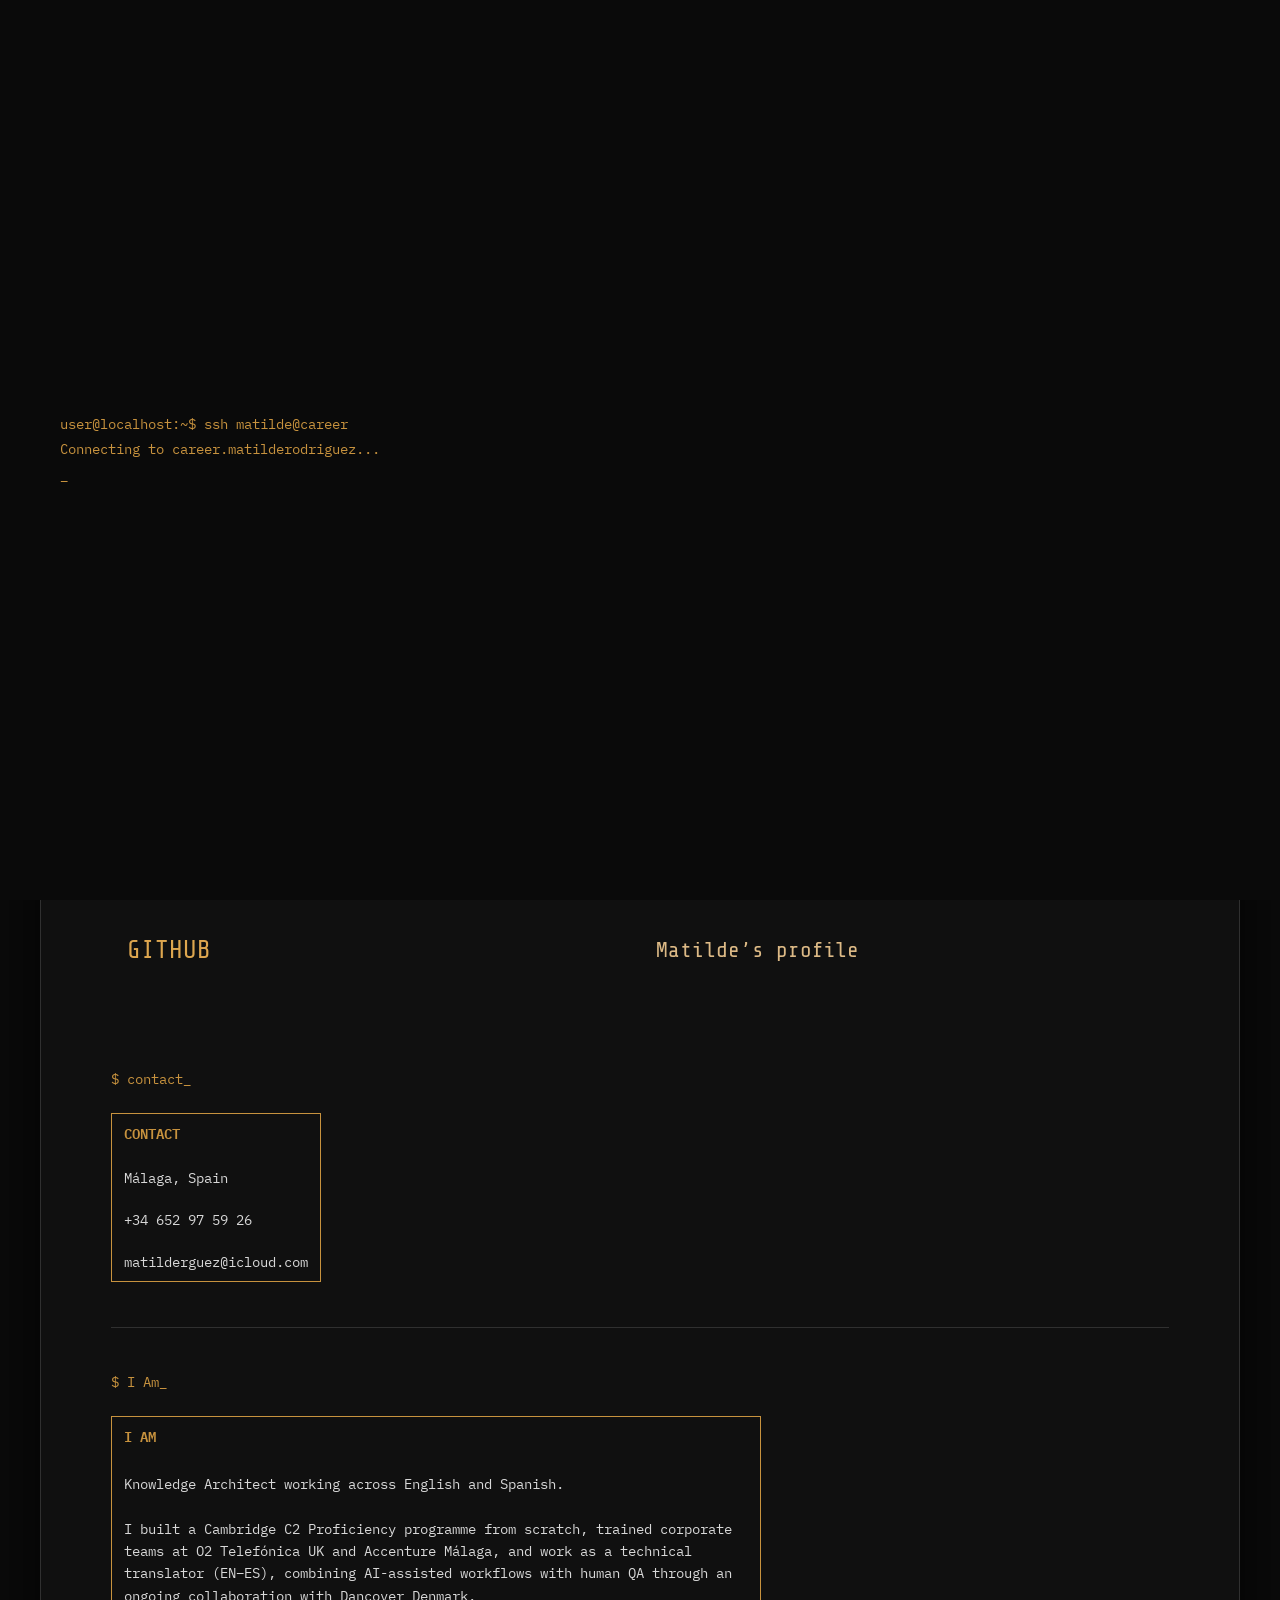
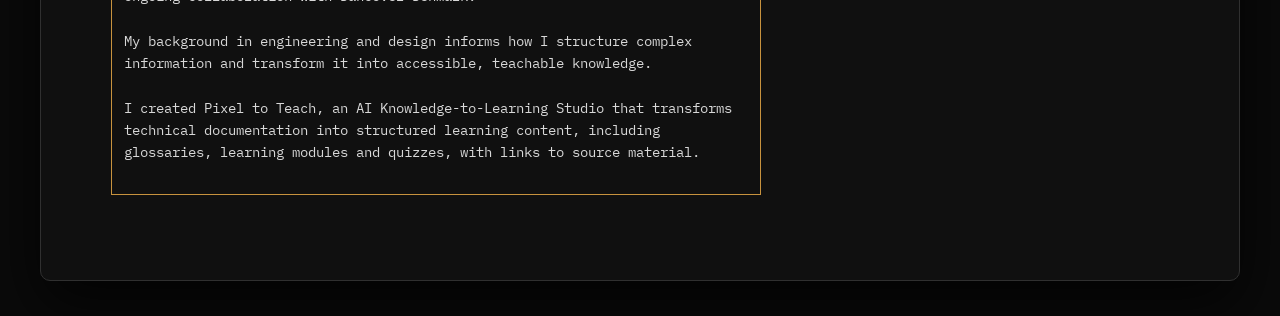
<file: index.html>
<!DOCTYPE html>
<html lang="en-GB">
<head>
<meta charset="UTF-8">
<meta name="viewport" content="width=device-width, initial-scale=1.0">
<title>Matilde Rodríguez | Portfolio</title>
<link rel="preconnect" href="https://fonts.googleapis.com">
<link rel="preconnect" href="https://fonts.gstatic.com" crossorigin>
<link href="https://fonts.googleapis.com/css2?family=IBM+Plex+Mono:wght@400;500;600;700&amp;family=Share+Tech+Mono&display=swap" rel="stylesheet">
<link rel="stylesheet" href="style.css">
<style>
.hero { display: block; container-type: inline-size; }
.hero .ascii { display: flex; justify-content: space-between; align-items: center; white-space: normal; margin-bottom: 2rem; }
.hero .ascii-art { width: auto; white-space: pre; font-size: clamp(10px, 3cqi, 30px); line-height: 1.08; transform: none; }
.hero .ascii-name, .main-menu { font-family: "Share Tech Mono", "IBM Plex Mono", monospace; }
.hero .ascii-name { font-size: clamp(17px, 5.7cqi, 49px); font-weight: 400; letter-spacing: .25em; line-height: 1.15; }
.main-menu { color: #dda64f; }
.main-menu h2 { background: #ce9949; color: #151009; padding: .4em .65em; font-size: clamp(19px, 3cqi, 29px); font-weight: 400; }
.main-menu a { display: grid; grid-template-columns: 1.04fr 1fr; align-items: center; gap: .8rem; padding: .85em .65em; min-height: 44px; color: inherit; text-decoration: none; font-size: clamp(16px, 2.8cqi, 25px); }
.main-menu small { color: #ddba86; font-size: .86em; }
.main-menu .secondary { border-top: 2px dotted #b68b47; }
.main-menu a:hover, .main-menu a:focus-visible { color: #17120c; background: #dda64f; }
.main-menu a:hover small, .main-menu a:focus-visible small { color: inherit; }
</style>
<link rel="icon" href="favicon.svg">
</head>
<body>
<div id="boot"></div>
<div class="terminal">
<header>
<div class="dots">
<span></span>
<span></span>
<span></span>
</div>
<div class="window-title">
matilde@career:~$
</div>
</header>
<main>
<div class="prompt">$ whoami</div>
<section class="hero">
<div class="ascii">

<span class="ascii-art">███╗   ███╗ ██████╗
████╗ ████║ ██╔══██╗
██╔████╔██║ ██████╔╝
██║╚██╔╝██║ ██╔══██╗
██║ ╚═╝ ██║ ██║  ██║
╚═╝     ╚═╝ ╚═╝  ╚═╝</span><span class="ascii-name">MATILDE<br>RODRÍGUEZ</span>

</div>
<div class="hero-content">
<div class="roles">
<div>LEARNING &amp; CONTENT SPECIALIST | TECHNICAL TRANSLATOR | CAMBRIDGE EXAM SPECIALIST</div>
</div>
<div class="hero-description">
Designing learning systems, technical documentation
and language solutions for international organisations.
</div>
<nav class="main-menu" aria-label="Main menu">
<h2>MAIN MENU</h2>
<a href="Matilde_Rodriguez_ASCII_A4.pdf" download><span>DOWNLOAD CV</span><small>PDF</small></a>
<a href="Matilde_Rodriguez_Portfolio_Case_Studies.pdf" target="_blank" rel="noopener noreferrer"><span>EXPLORE PORTFOLIO</span><small>Case studies</small></a>
<a href="https://pixel-to-teach.lovable.app" target="_blank" rel="noopener noreferrer"><span>AI KNOWLEDGE-TO-LEARNING STUDIO</span><small>Pixel to Teach</small></a>
<a href="system-notes.html" class="secondary"><span>SYSTEM NOTES</span><small>Knowledge Architecture Atlas</small></a>
<a href="https://github.com/matilderodriguez" aria-label="Matilde Rodríguez on GitHub"><span>GITHUB</span><small>Matilde’s profile</small></a>
</nav>
</div>
</section>
<div class="prompt">$ contact</div>
<div class="terminal-box contact-box">
<h2>CONTACT</h2>
<div class="box-content">
Málaga, Spain<br>
<a href="tel:+34652975926">+34 652 97 59 26</a><br>
<a href="mailto:matilderguez@icloud.com">matilderguez@icloud.com</a>
</div>
</div>
<div class="line"></div>
<div class="prompt">$ I Am</div>
<div class="terminal-box iam-box">
<h2>I AM</h2>
<div class="box-content">
Knowledge Architect working across English and Spanish.

I built a Cambridge C2 Proficiency programme from scratch, trained corporate teams at O2 Telefónica UK and Accenture Málaga, and work as a technical translator (EN–ES), combining AI-assisted workflows with human QA through an ongoing collaboration with Dancover Denmark.

My background in engineering and design informs how I structure complex information and transform it into accessible, teachable knowledge.

I created Pixel to Teach, an AI Knowledge-to-Learning Studio that transforms technical documentation into structured learning content, including glossaries, learning modules and quizzes, with links to source material.

</div>
</div>
</main>
</div>
<script src="script.js"></script>
</body>
</html>
</file>
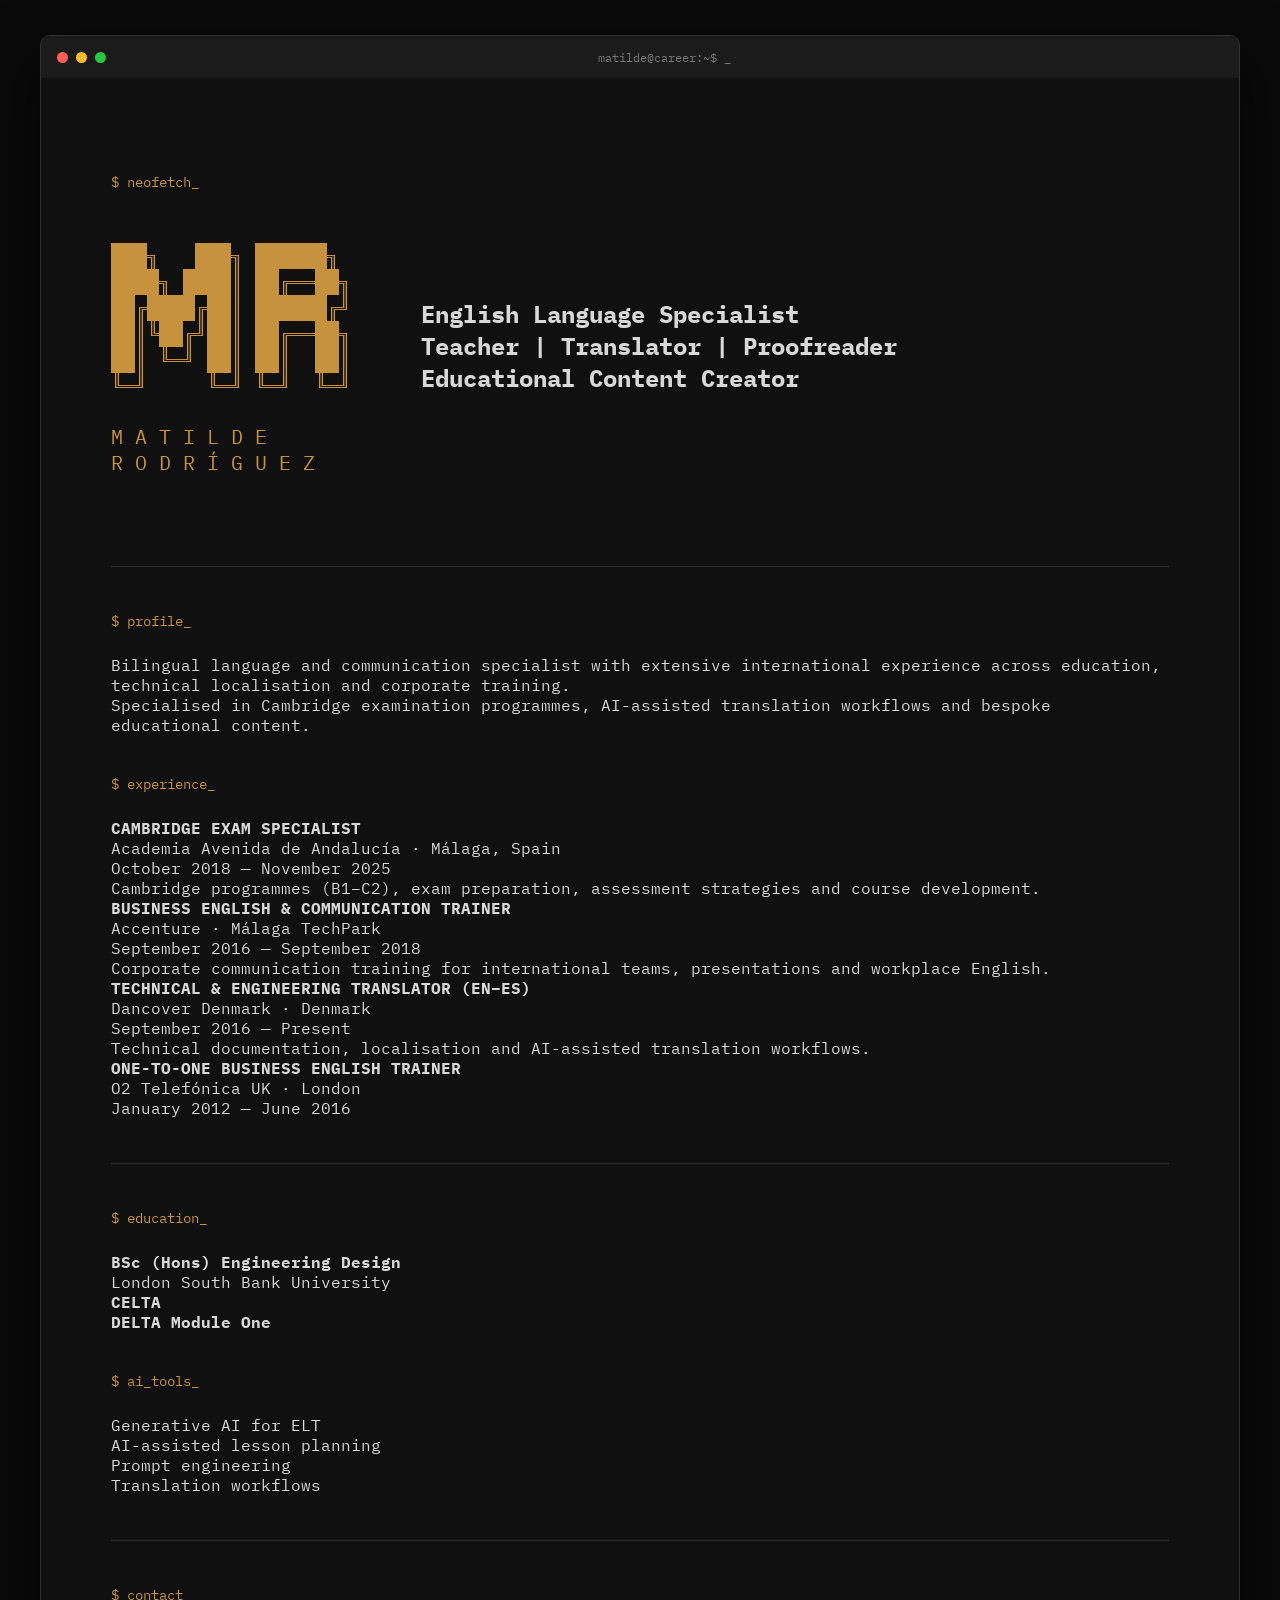
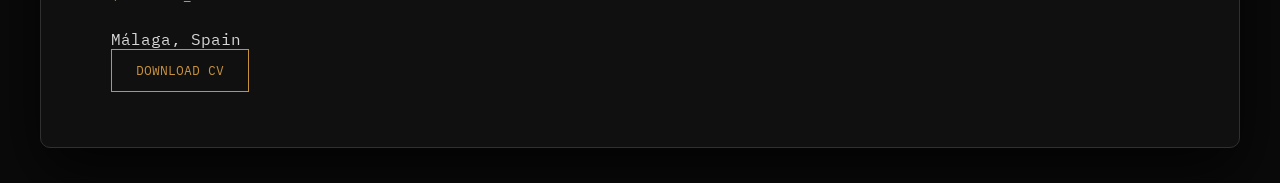
<file: index_nuevo_prueba.html>
<!DOCTYPE html>
<html lang="en-GB">

<head>
<meta charset="UTF-8">
<meta name="viewport" content="width=device-width, initial-scale=1.0">

<title>Matilde Rodríguez | Portfolio</title>

<link rel="stylesheet" href="style.css">
<link rel="icon" href="favicon.svg">

</head>


<body>

<div class="terminal">


<header>

<div class="dots">
<span></span>
<span></span>
<span></span>
</div>

<div class="window-title">
matilde@career:~$
</div>

</header>



<main>


<div class="prompt">$ neofetch</div>


<section class="hero">


<div class="ascii">
███╗   ███╗ ██████╗
████╗ ████║ ██╔══██╗
██╔████╔██║ ██████╔╝
██║╚██╔╝██║ ██╔══██╗
██║ ╚═╝ ██║ ██║  ██║
╚═╝     ╚═╝ ╚═╝  ╚═╝

M A T I L D E
R O D R Í G U E Z
</div>


<div>

<h1>
English Language Specialist<br>
Teacher | Translator | Proofreader<br>
Educational Content Creator
</h1>

</div>


</section>



<div class="line"></div>



<div class="prompt">$ profile</div>


<p>
Bilingual language and communication specialist with extensive international
experience across education, technical localisation and corporate training.
</p>


<p>
Specialised in Cambridge examination programmes, AI-assisted translation
workflows and bespoke educational content.
</p>




<div class="prompt">$ experience</div>



<p>
<strong>CAMBRIDGE EXAM SPECIALIST</strong><br>
<span>Academia Avenida de Andalucía · Málaga, Spain</span><br>
<span>October 2018 — November 2025</span>
</p>

<p>
Cambridge programmes (B1–C2), exam preparation,
assessment strategies and course development.
</p>



<p>
<strong>BUSINESS ENGLISH & COMMUNICATION TRAINER</strong><br>
<span>Accenture · Málaga TechPark</span><br>
<span>September 2016 — September 2018</span>
</p>

<p>
Corporate communication training for international teams,
presentations and workplace English.
</p>



<p>
<strong>TECHNICAL & ENGINEERING TRANSLATOR (EN–ES)</strong><br>
<span>Dancover Denmark · Denmark</span><br>
<span>September 2016 — Present</span>
</p>

<p>
Technical documentation, localisation and AI-assisted
translation workflows.
</p>



<p>
<strong>ONE-TO-ONE BUSINESS ENGLISH TRAINER</strong><br>
<span>O2 Telefónica UK · London</span><br>
<span>January 2012 — June 2016</span>
</p>




<div class="line"></div>




<div class="prompt">$ education</div>


<p>
<strong>BSc (Hons) Engineering Design</strong><br>
<span>London South Bank University</span>
</p>


<p>
<strong>CELTA</strong><br>
<strong>DELTA Module One</strong>
</p>




<div class="prompt">$ ai_tools</div>


<p>
Generative AI for ELT<br>
AI-assisted lesson planning<br>
Prompt engineering<br>
Translation workflows
</p>




<div class="line"></div>




<div class="prompt">$ contact</div>


<p>
Málaga, Spain
</p>



<a class="button" href="Matilde_Rodriguez_ASCII_A4.pdf" download>
DOWNLOAD CV
</a>



</main>


</div>


</body>

</html>
</file>
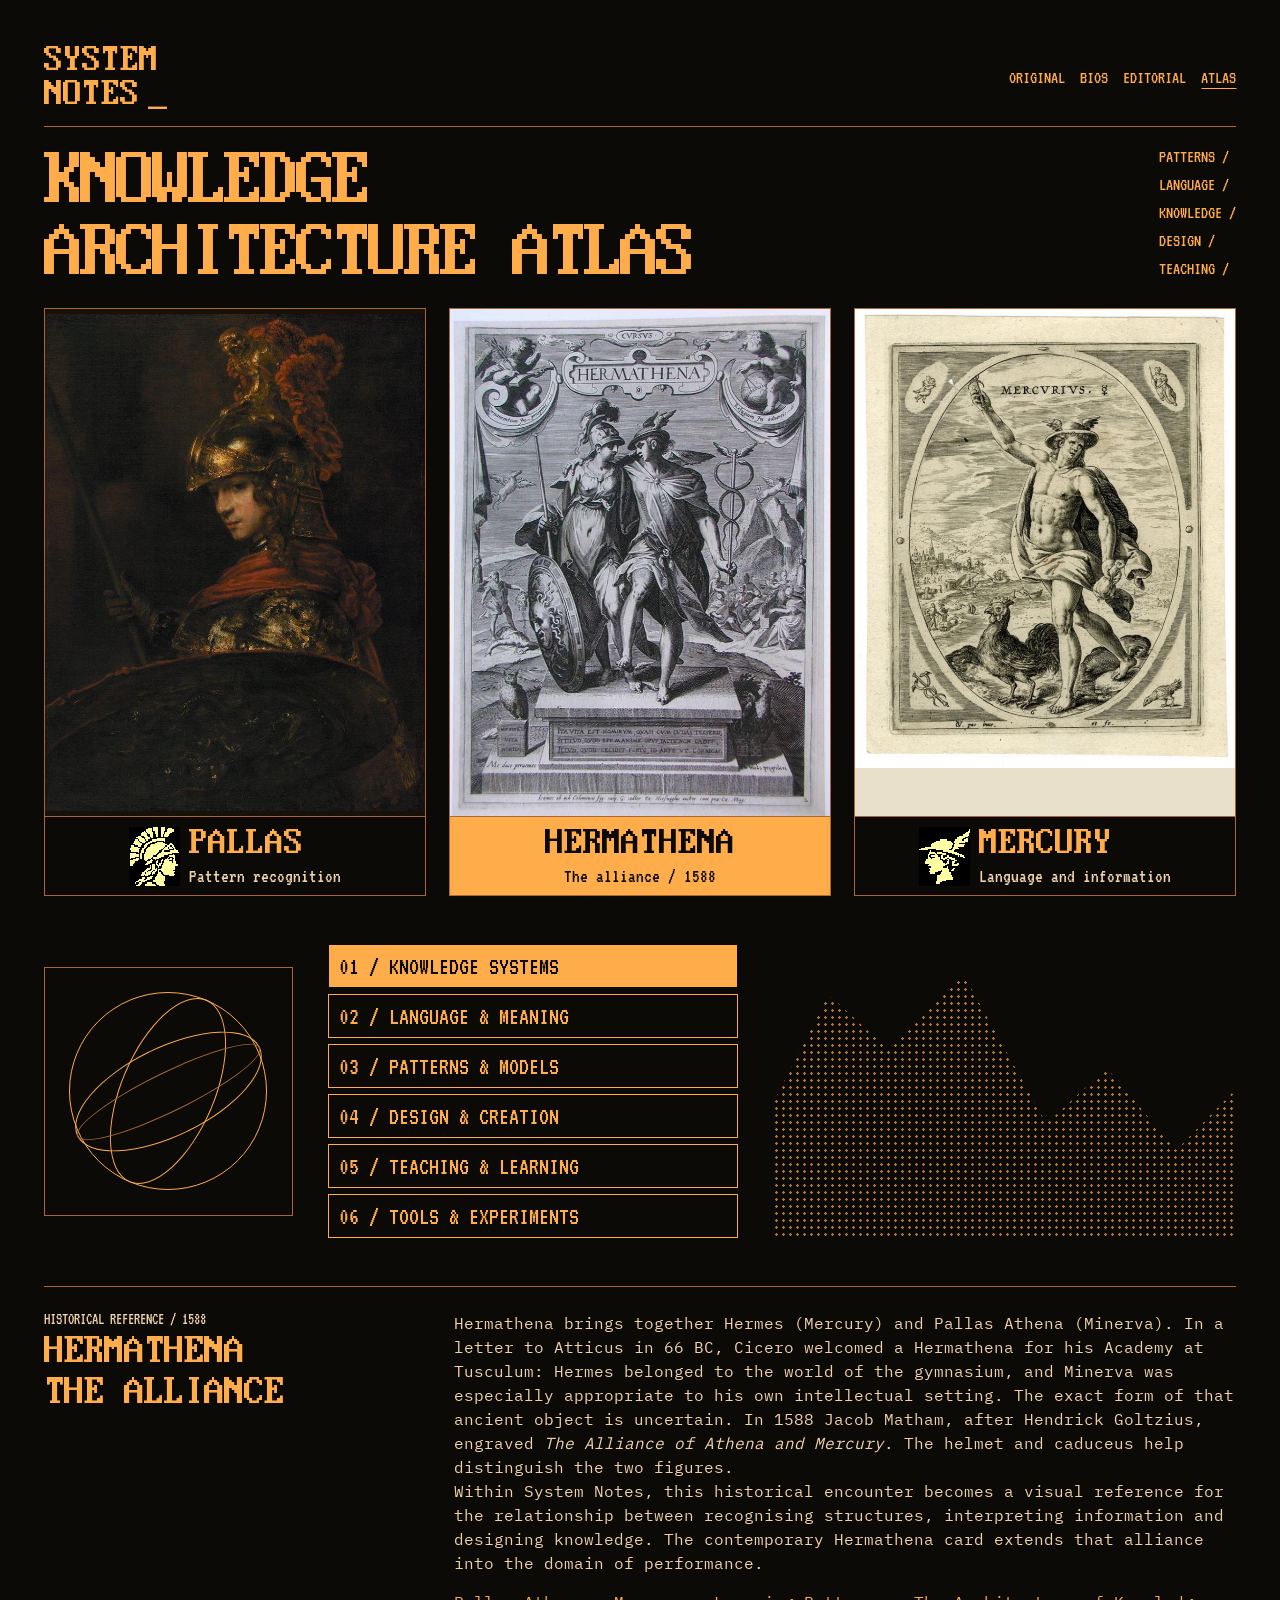
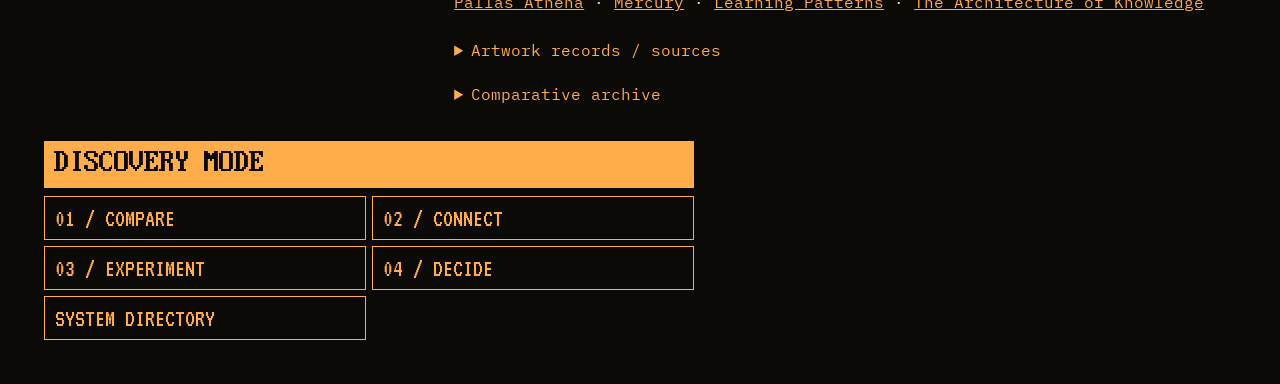
<file: system-notes-atlas-preview.html>
<!doctype html>
<html lang="en-GB"><head><meta charset="utf-8"><meta name="viewport" content="width=device-width, initial-scale=1"><title>System Notes</title><link rel="canonical" href="system-notes-atlas.html"><script>
const destination=new URL("system-notes-atlas.html",location.href);
destination.search=location.search;
if(location.hash){destination.hash=location.hash.startsWith('#read/')?location.hash:'#read/'+location.hash.slice(1);}
location.replace(destination.href);
</script></head><body><p>This preview has been superseded by the current System Notes reader. <a href="system-notes-atlas.html">Open System Notes</a>.</p></body></html>
</file>
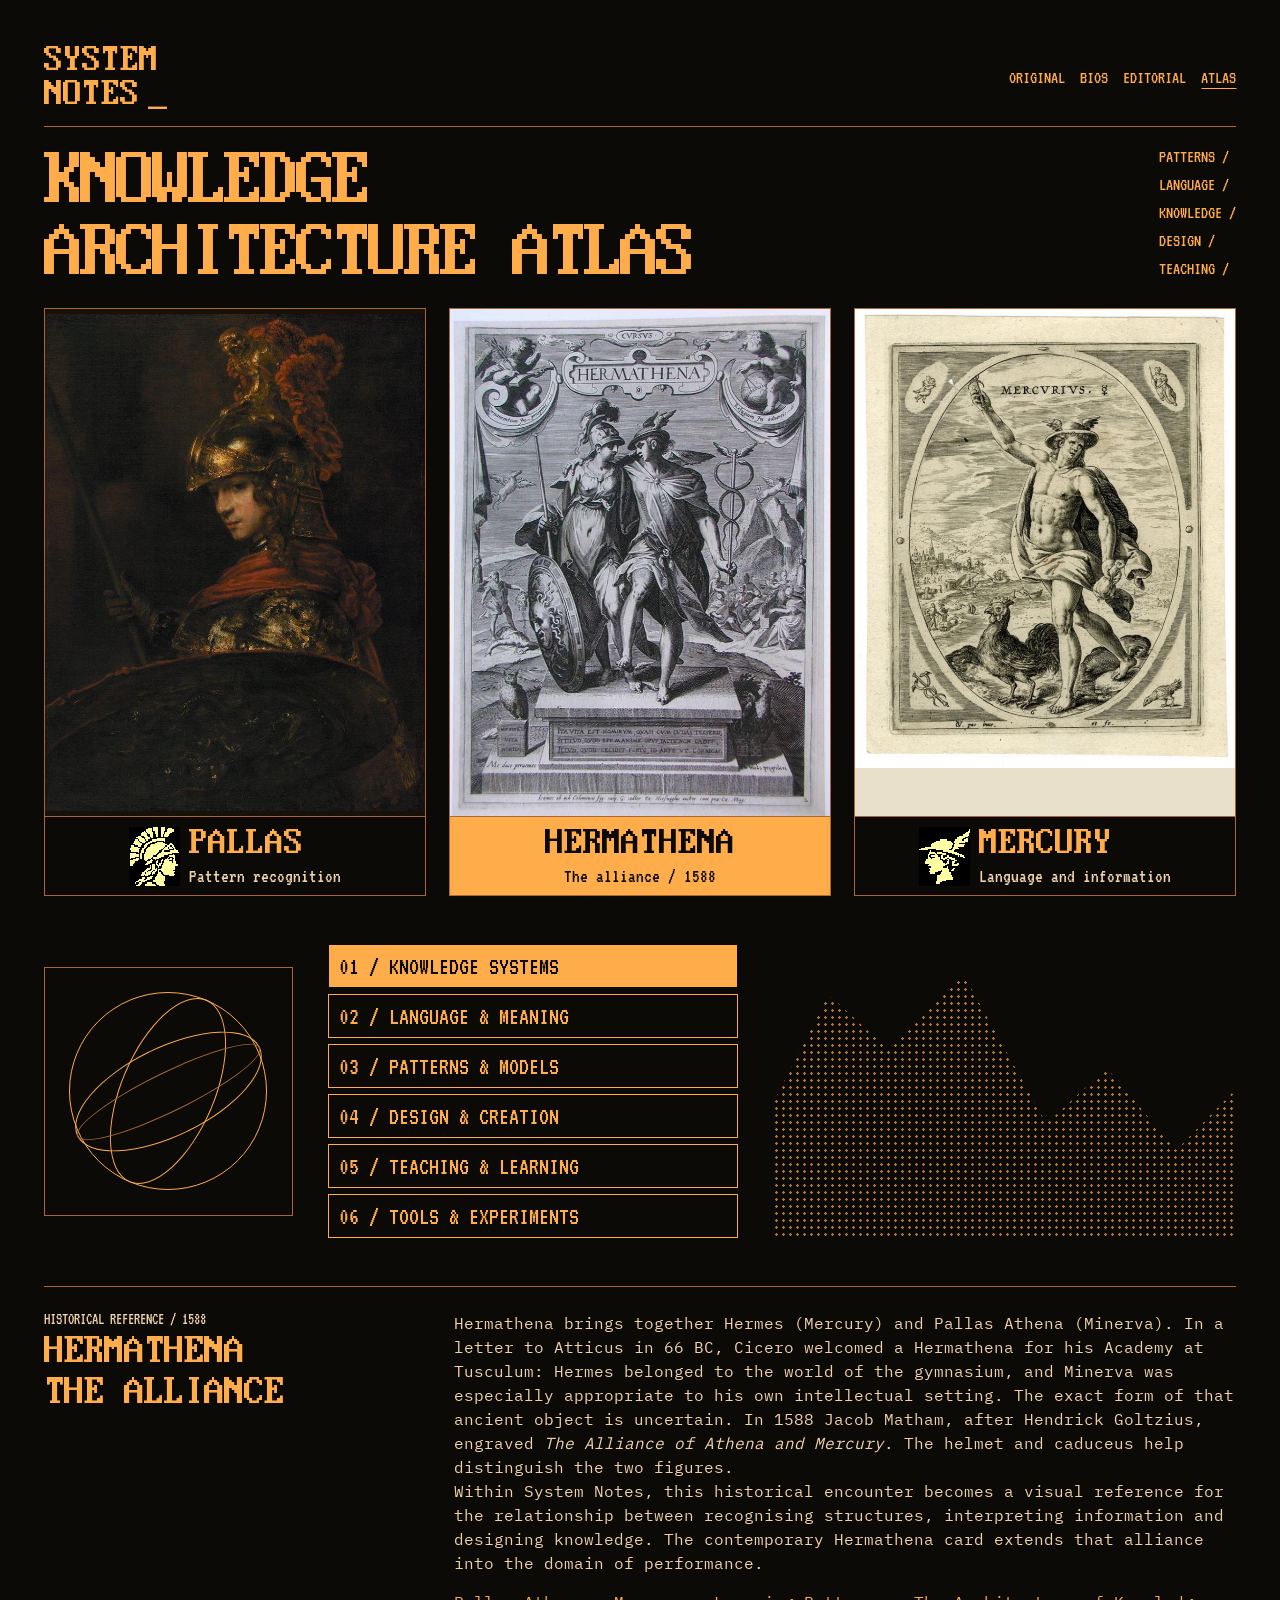
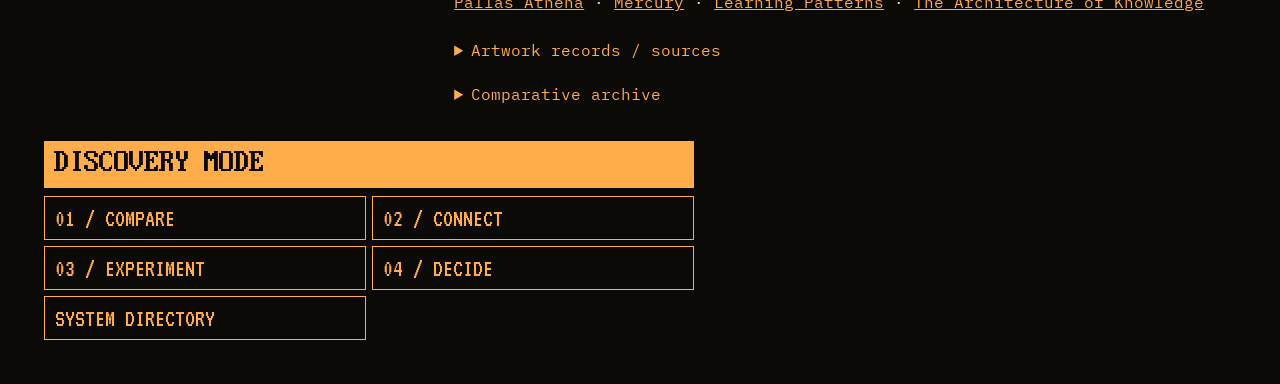
<file: system-notes-atlas.html>
<!doctype html>
<html lang="en-GB">
<head>
<meta charset="utf-8">
<meta name="viewport" content="width=device-width, initial-scale=1">
<title>System Notes / ATLAS | Matilde Rodríguez</title>
<link rel="icon" href="favicon.svg">
<link rel="stylesheet" href="system-notes-modes/modes.css">
<script src="system-notes-modes/modes.js" defer></script>
</head>
<body class="atlas">
<div class="mode-shell">
<header class="masthead"><a class="wordmark" href="system-notes-atlas.html">SYSTEM<br>NOTES<span aria-hidden="true">_</span></a><nav class="modes" aria-label="Display modes"><a href="system-notes.html">Original</a><a href="system-notes-bios.html">BIOS</a><a href="system-notes-editorial.html">EDITORIAL</a><a href="system-notes-atlas.html" aria-current="page">ATLAS</a></nav></header>
<main id="mode-landing">

<header class="atlas-heading">
<h1>KNOWLEDGE<br>ARCHITECTURE ATLAS</h1>
<nav aria-label="Atlas topics"><a data-record="patterns" href="system-notes.html#patterns">PATTERNS /</a><a data-record="mercury" href="system-notes.html#mercury">LANGUAGE /</a><a data-record="architecture" href="system-notes.html#architecture">KNOWLEDGE /</a><a data-record="knowledge-design" href="system-notes.html#knowledge-design">DESIGN /</a><a data-record="learning" href="system-notes.html#learning">TEACHING /</a></nav>
</header>
<div class="historical-triptych" aria-label="Historical artworks">
<figure><a class="artwork-frame" href="images/notes/pallas-rembrandt.jpg"><img src="images/notes/pallas-rembrandt.jpg" alt="Pallas Athena in armour" decoding="async"></a>
<figcaption><a data-record="pallas" href="system-notes.html#pallas"><img class="pixel-icon" src="[data-uri]" width="42" height="48" alt=""><span><strong>PALLAS</strong><small>Pattern recognition</small></span></a></figcaption></figure>
<figure class="alliance"><a class="artwork-frame" href="images/notes/hermathena.jpg"><img src="images/notes/hermathena.jpg" alt="Athena and Mercury together in Hermathena" decoding="async"></a>
<figcaption><a href="#hermathena"><span><strong>HERMATHENA</strong><small>The alliance / 1588</small></span></a></figcaption></figure>
<figure class="mercurius-artwork"><a class="artwork-frame" href="images/notes/mercurius.jpg"><img src="images/notes/mercurius.jpg" alt="Engraving inscribed MERCVRIVS" decoding="async"></a>
<figcaption><a data-record="mercury" href="system-notes.html#mercury"><img class="pixel-icon" src="[data-uri]" width="42" height="48" alt=""><span><strong>MERCURY</strong><small>Language and information</small></span></a></figcaption></figure>
</div>
<div class="atlas-console">
<div class="armillary" aria-hidden="true"><i></i><b></b><em></em></div>
<nav class="atlas-index" aria-label="Atlas index"><a data-record="architecture" href="system-notes.html#architecture">01 / KNOWLEDGE SYSTEMS</a><a data-record="mercury" href="system-notes.html#mercury">02 / LANGUAGE &amp; MEANING</a><a data-record="patterns" href="system-notes.html#patterns">03 / PATTERNS &amp; MODELS</a><a data-record="knowledge-design" href="system-notes.html#knowledge-design">04 / DESIGN &amp; CREATION</a><a data-record="learning" href="system-notes.html#learning">05 / TEACHING &amp; LEARNING</a><a data-record="code-lab" href="system-notes.html#code-lab">06 / TOOLS &amp; EXPERIMENTS</a></nav>
<div class="signal-field" aria-hidden="true"></div>
</div>
<section class="atlas-reading" id="hermathena">
<header><p>HISTORICAL REFERENCE / 1588</p><h2>HERMATHENA<br>THE ALLIANCE</h2></header>
<div><p>Hermathena brings together Hermes (Mercury) and Pallas Athena (Minerva). In a letter to Atticus in 66 BC, Cicero welcomed a Hermathena for his Academy at Tusculum: Hermes belonged to the world of the gymnasium, and Minerva was especially appropriate to his own intellectual setting. The exact form of that ancient object is uncertain. In 1588 Jacob Matham, after Hendrick Goltzius, engraved <em>The Alliance of Athena and Mercury</em>. The helmet and caduceus help distinguish the two figures.</p><p>Within System Notes, this historical encounter becomes a visual reference for the relationship between recognising structures, interpreting information and designing knowledge. The contemporary Hermathena card extends that alliance into the domain of performance.</p>
<nav aria-label="Read the contemporary connections"><a data-record="pallas" href="system-notes.html#pallas">Pallas Athena</a> · <a data-record="mercury" href="system-notes.html#mercury">Mercury</a> · <a data-record="learning" href="system-notes.html#learning">Learning Patterns</a> · <a data-record="architecture" href="system-notes.html#architecture">The Architecture of Knowledge</a></nav>
<details><summary>Artwork records / sources</summary>
<p>Pallas Athena — Rembrandt and pupil · c. 1657 · <a href="https://commons.wikimedia.org/wiki/File:Pallas_Athena_by_Rembrandt_Museu_Calouste_Gulbenkian_1488.jpg">Image source</a>.</p>
<p>Hermathena — Jacob Matham, after Hendrick Goltzius · 1588 · <a href="https://artmuseum.princeton.edu/art/collections/objects/14620">Collection record</a>.</p>
<p>Ancient reference — <a href="https://scholarly.romanletters.org/letters/cicero_atticus/4/?view=original" target="_blank" rel="noopener noreferrer">Cicero, Letters to Atticus 1.4.3</a> · <a href="https://www.treccani.it/enciclopedia/hermathena_%28Enciclopedia-dell%27-Arte-Antica%29/" target="_blank" rel="noopener noreferrer">Treccani, Hermathena</a>.</p><p>Mercurius — historical engraving · attribution pending.</p></details>
<details id="comparative-archive"><summary>Comparative archive</summary>
<div class="comparative-pair">
<figure><a href="images/notes/marcurius.jpg"><img src="images/notes/marcurius.jpg" alt="Alternative engraving of Mercury" decoding="async"></a><figcaption>Marcurius · Mercury · <a href="https://data.fitzmuseum.cam.ac.uk/id/object/176942">Fitzwilliam Museum, 34.13-45</a></figcaption></figure>
<figure><a href="images/notes/athena-mercury-alternative.webp"><img src="images/notes/athena-mercury-alternative.webp" alt="Alternative engraving of Athena and Mercury" decoding="async"></a><figcaption>Athena and Mercury · attribution pending</figcaption></figure>
</div></details>
</div>
</section>
<section class="atlas-discovery"><h2>DISCOVERY MODE</h2><nav aria-label="Discovery activities"><a data-record="invariance-lab" href="system-notes.html#invariance-lab">01 / COMPARE</a><a data-record="pattern-engine" href="system-notes.html#pattern-engine">02 / CONNECT</a><a data-record="code-lab" href="system-notes.html#code-lab">03 / EXPERIMENT</a><a data-record="quick-interactive" href="system-notes.html#quick-interactive">04 / DECIDE</a><a data-record="map" href="system-notes.html#map">SYSTEM DIRECTORY</a></nav></section>

</main>
<section id="record-reader" aria-label="System Notes reader" hidden>
<div class="reader-bar"><button type="button" id="return-to-mode">[ BACK TO ATLAS ]</button><a id="open-original" href="system-notes.html">Open in Original</a></div>
<iframe id="original-reader" title="Original System Notes"></iframe>
</section>
</div>
</body>
</html>
</file>
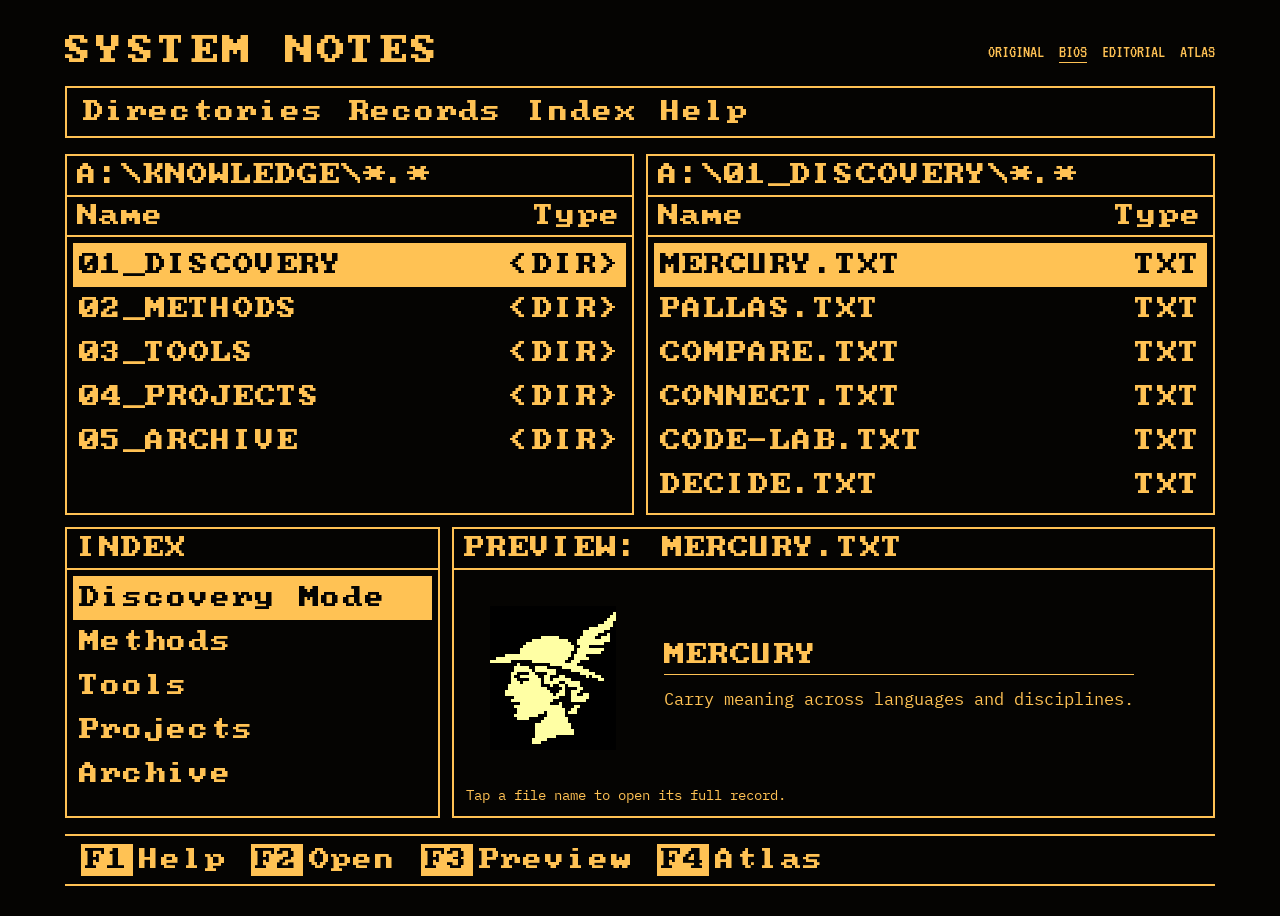
<file: system-notes-bios-preview.html>
<!doctype html>
<html lang="en-GB"><head><meta charset="utf-8"><meta name="viewport" content="width=device-width, initial-scale=1"><title>System Notes</title><link rel="canonical" href="system-notes-bios.html"><script>
const destination=new URL("system-notes-bios.html",location.href);
destination.search=location.search;
if(location.hash){destination.hash=location.hash.startsWith('#read/')?location.hash:'#read/'+location.hash.slice(1);}
location.replace(destination.href);
</script></head><body><p>This preview has been superseded by the current System Notes reader. <a href="system-notes-bios.html">Open System Notes</a>.</p></body></html>
</file>
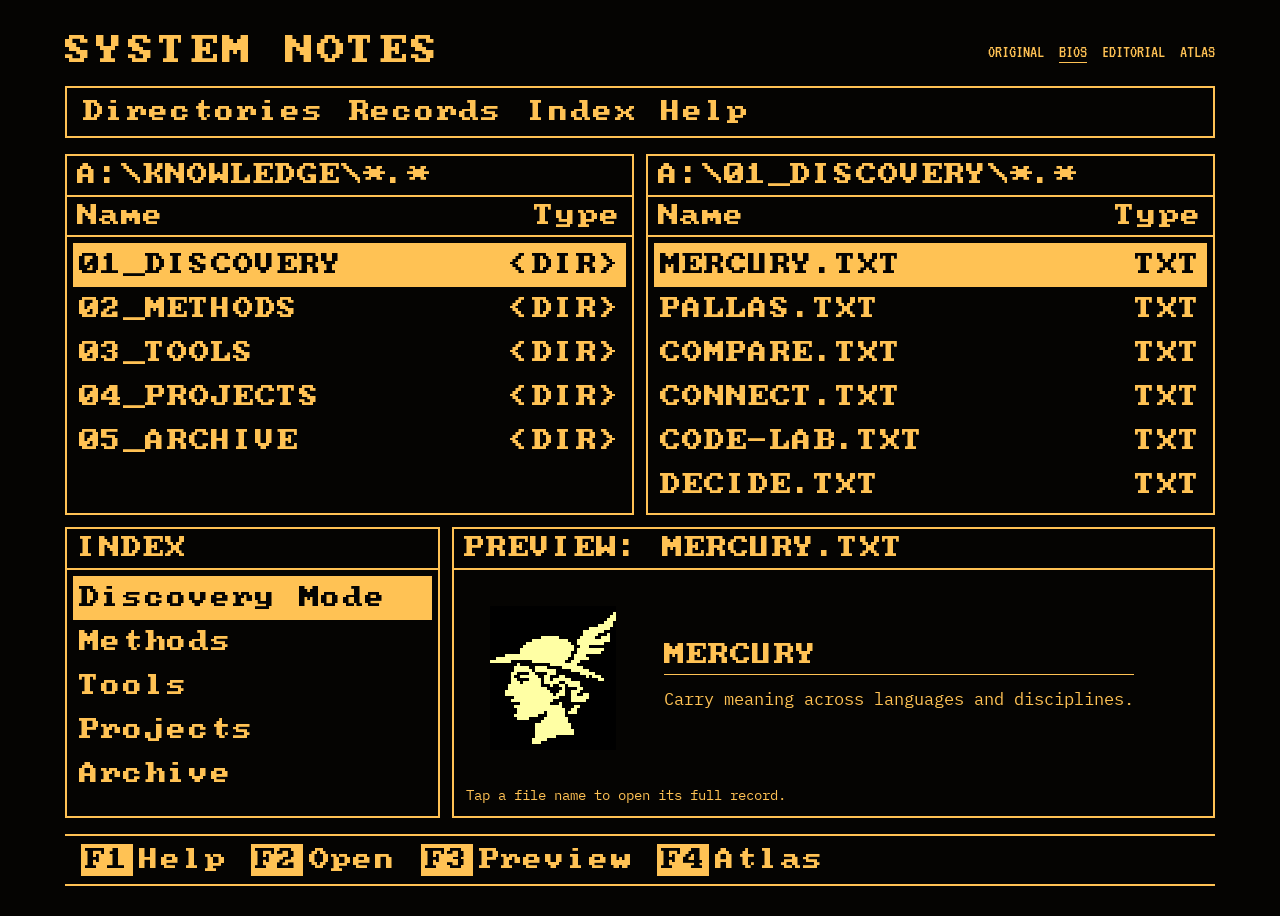
<file: system-notes-bios.html>
<!doctype html>
<html lang="en-GB">
<head>
<meta charset="utf-8">
<meta name="viewport" content="width=device-width, initial-scale=1">
<title>System Notes / BIOS | Matilde Rodríguez</title>
<link rel="icon" href="favicon.svg">
<link rel="stylesheet" href="system-notes-modes/modes.css">
<script src="system-notes-modes/modes.js" defer></script>
</head>
<body class="bios">
<div class="mode-shell">
<header class="masthead"><h1 class="bios-title">SYSTEM NOTES</h1><nav class="modes" aria-label="Display modes"><a href="system-notes.html">Original</a><a href="system-notes-bios.html" aria-current="page">BIOS</a><a href="system-notes-editorial.html">EDITORIAL</a><a href="system-notes-atlas.html">ATLAS</a></nav></header>
<main id="mode-landing">
<nav class="bios-menu" aria-label="File manager views">
<button type="button" data-bios-action="directories">Directories</button>
<button type="button" data-bios-action="records">Records</button>
<button type="button" data-bios-action="index">Index</button>
<button type="button" data-bios-action="help">Help</button>
</nav>
<div class="bios-workspace">
    <section class="bios-panel bios-dirs" aria-labelledby="bios-dirs-title">
        <h2 id="bios-dirs-title">A:\KNOWLEDGE\*.*</h2>
        <p class="bios-columns"><span>Name</span><span>Type</span></p>
        <div id="bios-directories" class="bios-list"></div>
    </section>
    <section class="bios-panel bios-files" aria-labelledby="bios-files-title">
        <h2 id="bios-files-title">A:\01_DISCOVERY\*.*</h2>
        <p class="bios-columns"><span>Name</span><span>Type</span></p>
        <div id="bios-records" class="bios-list"></div>
    </section>
    <section class="bios-panel bios-index" aria-labelledby="bios-index-title">
        <h2 id="bios-index-title">INDEX</h2>
        <div id="bios-index" class="bios-list"></div>
    </section>
    <section class="bios-panel bios-preview" aria-labelledby="bios-preview-title">
        <h2 id="bios-preview-title">PREVIEW: MERCURY.TXT</h2>
        <div class="bios-preview-body" id="bios-preview" aria-live="polite"></div><p class="bios-open-hint">Tap a file name to open its full record.</p>
    </section>
</div>
<nav class="bios-command" aria-label="Record commands">
<button type="button" data-bios-action="help"><kbd>F1</kbd> Help</button>
<a id="bios-open" href="system-notes.html#mercury"><kbd>F2</kbd> Open</a>
<button type="button" data-bios-action="preview"><kbd>F3</kbd> Preview</button>
<a href="system-notes.html#map"><kbd>F4</kbd> Atlas</a>
</nav>
<dialog id="bios-help"><h2>FILE MANAGER HELP</h2><p>Choose a directory, then tap a file name to open the full record. Use arrow keys or focus a file to see its preview. F2 also opens the selected record. Use your browser’s Back button to return to BIOS.</p><form method="dialog"><button>Close</button></form></dialog>
<p id="bios-error" hidden>Records could not be loaded. <a href="system-notes.html">Open Original</a>.</p>
<noscript><p><a href="system-notes.html">Open Original to browse all records.</a></p></noscript>

</main>
<section id="record-reader" aria-label="System Notes reader" hidden>
<div class="reader-bar"><button type="button" id="return-to-mode">[ BACK TO BIOS ]</button><a id="open-original" href="system-notes.html">Open in Original</a></div>
<iframe id="original-reader" title="Original System Notes"></iframe>
</section>
</div>
</body>
</html>
</file>
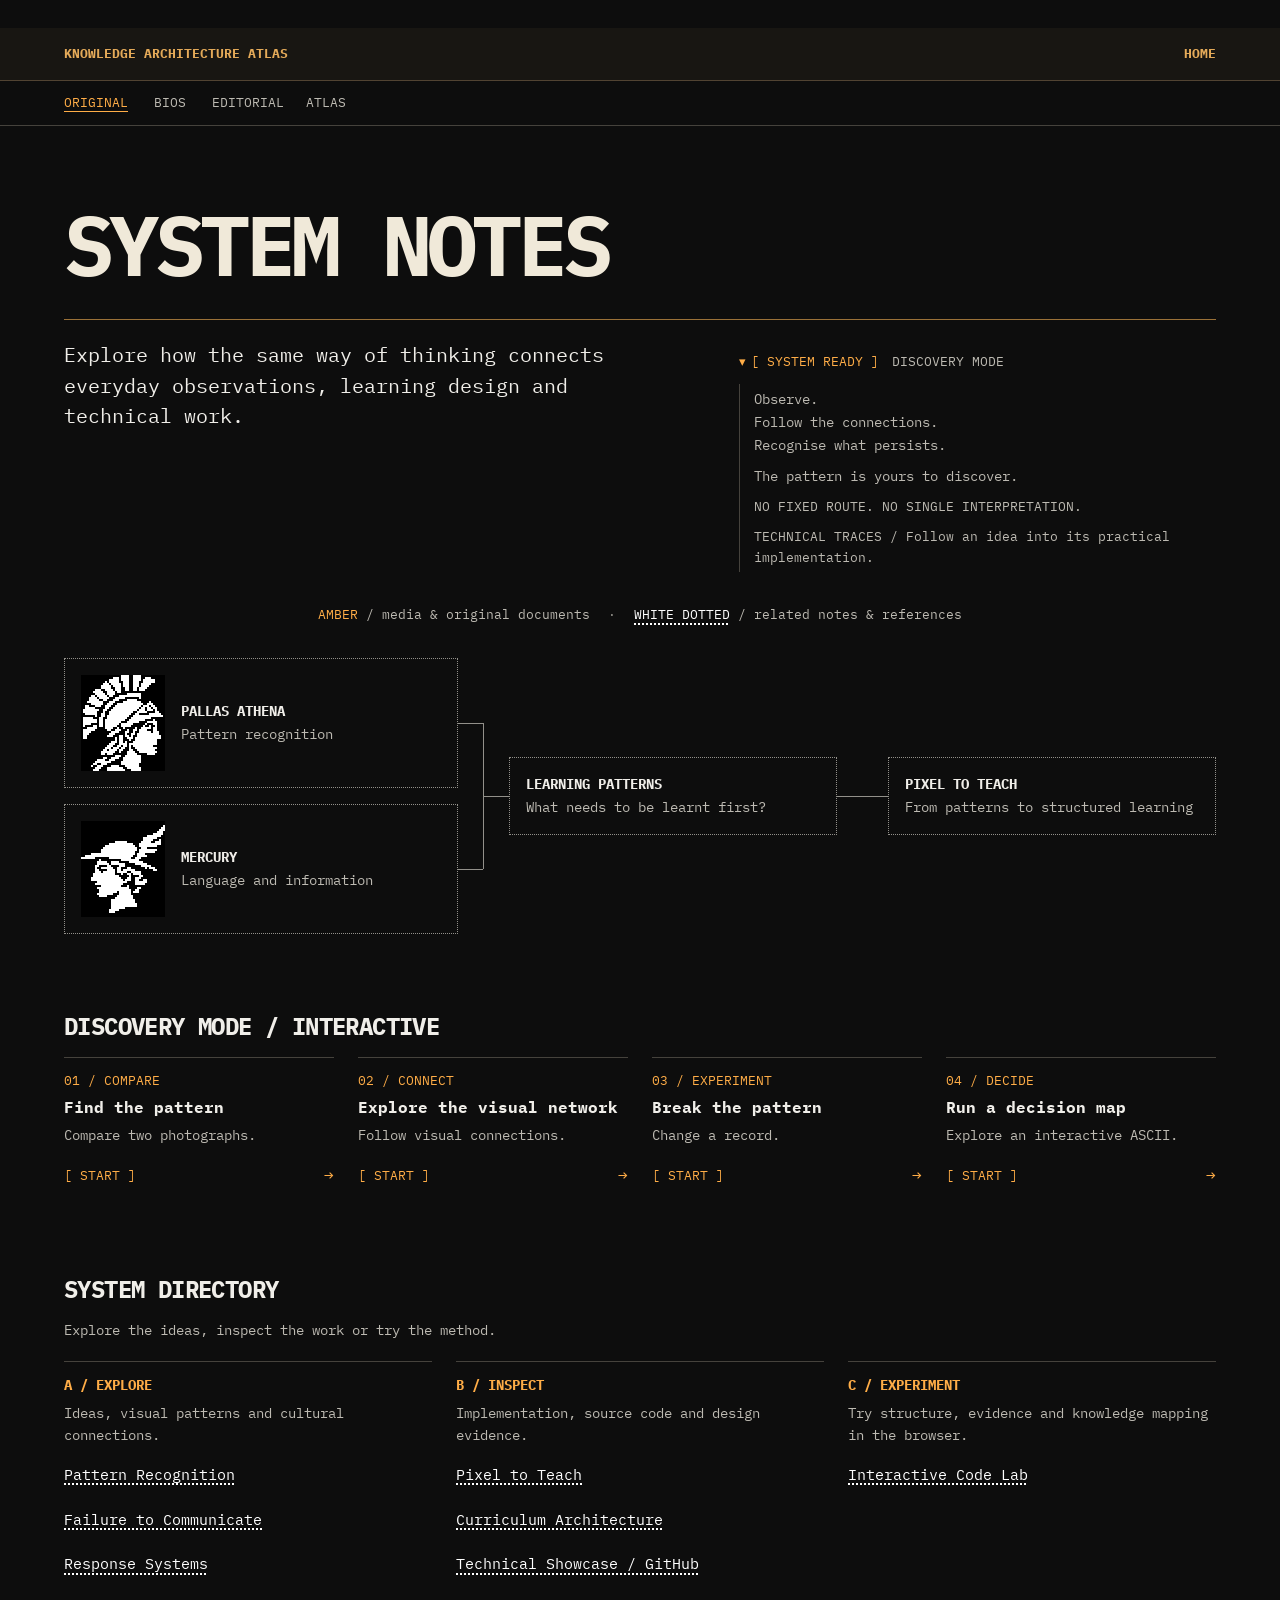
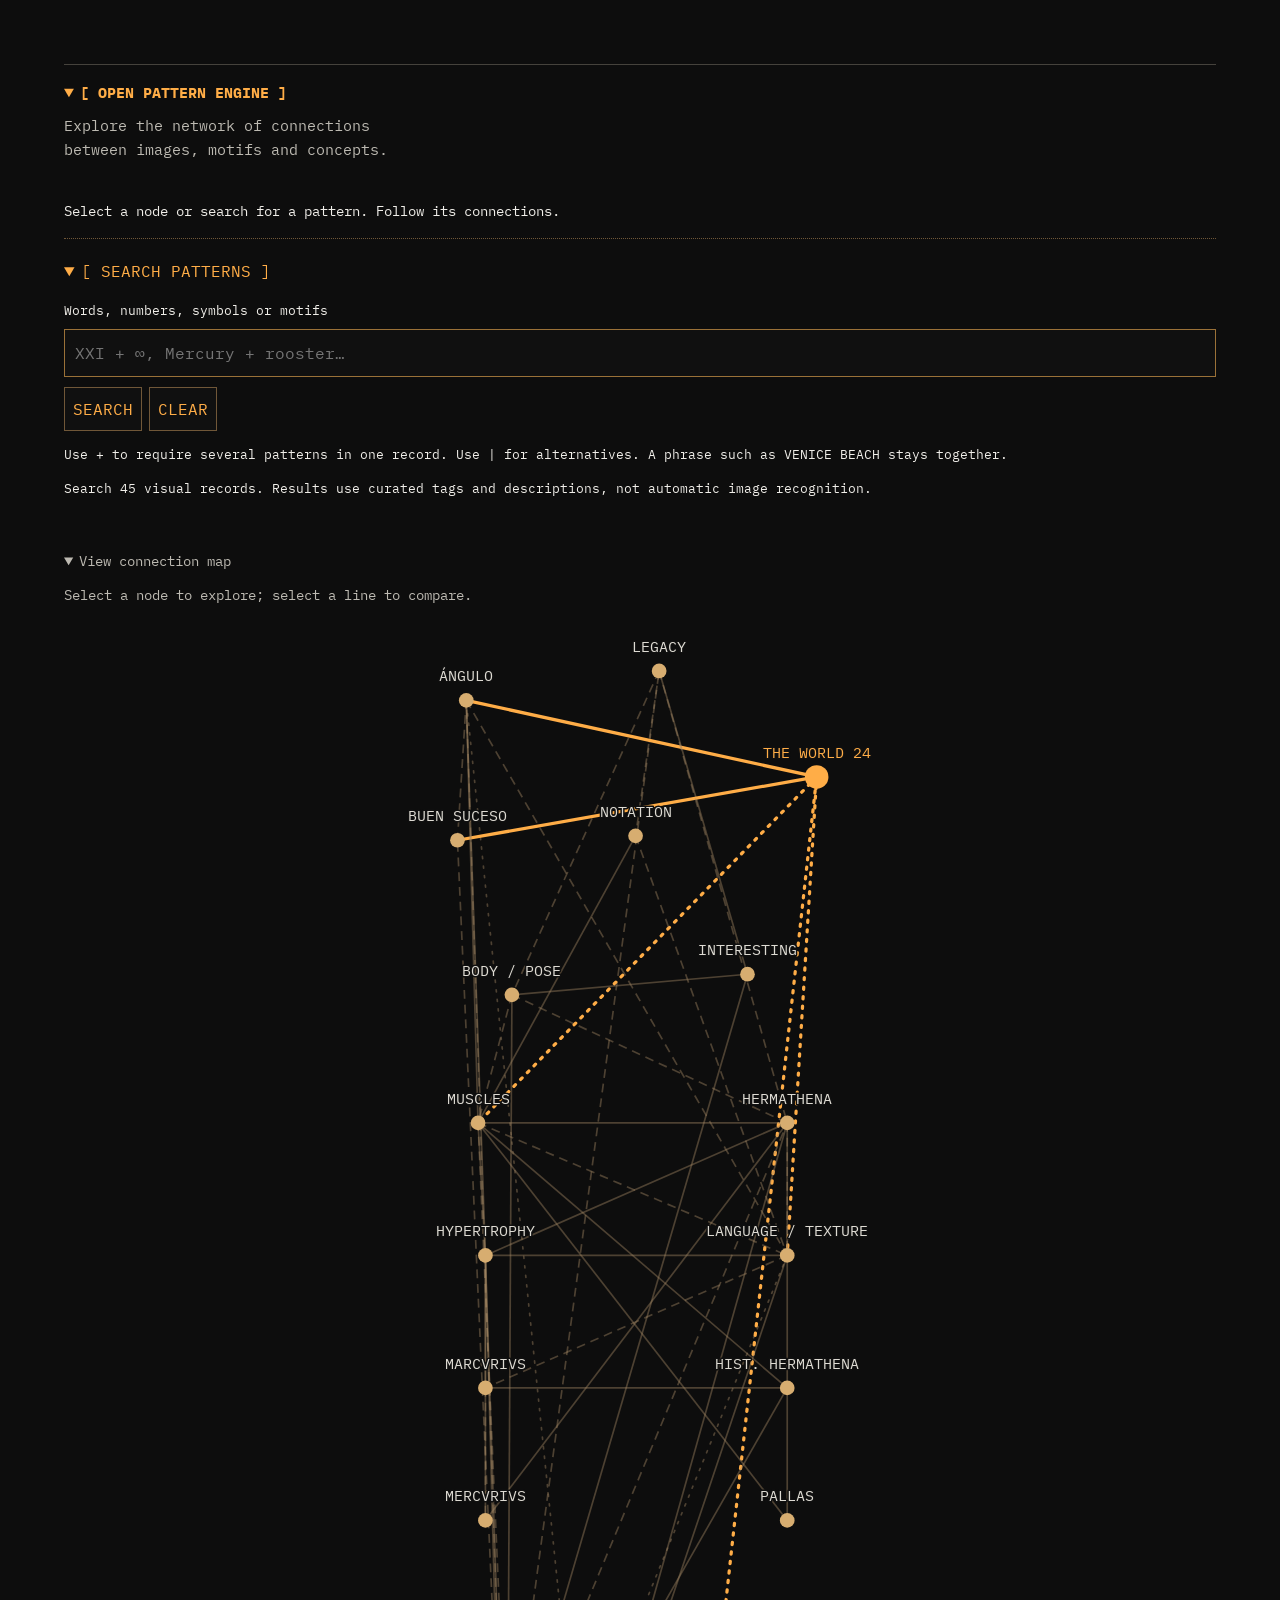
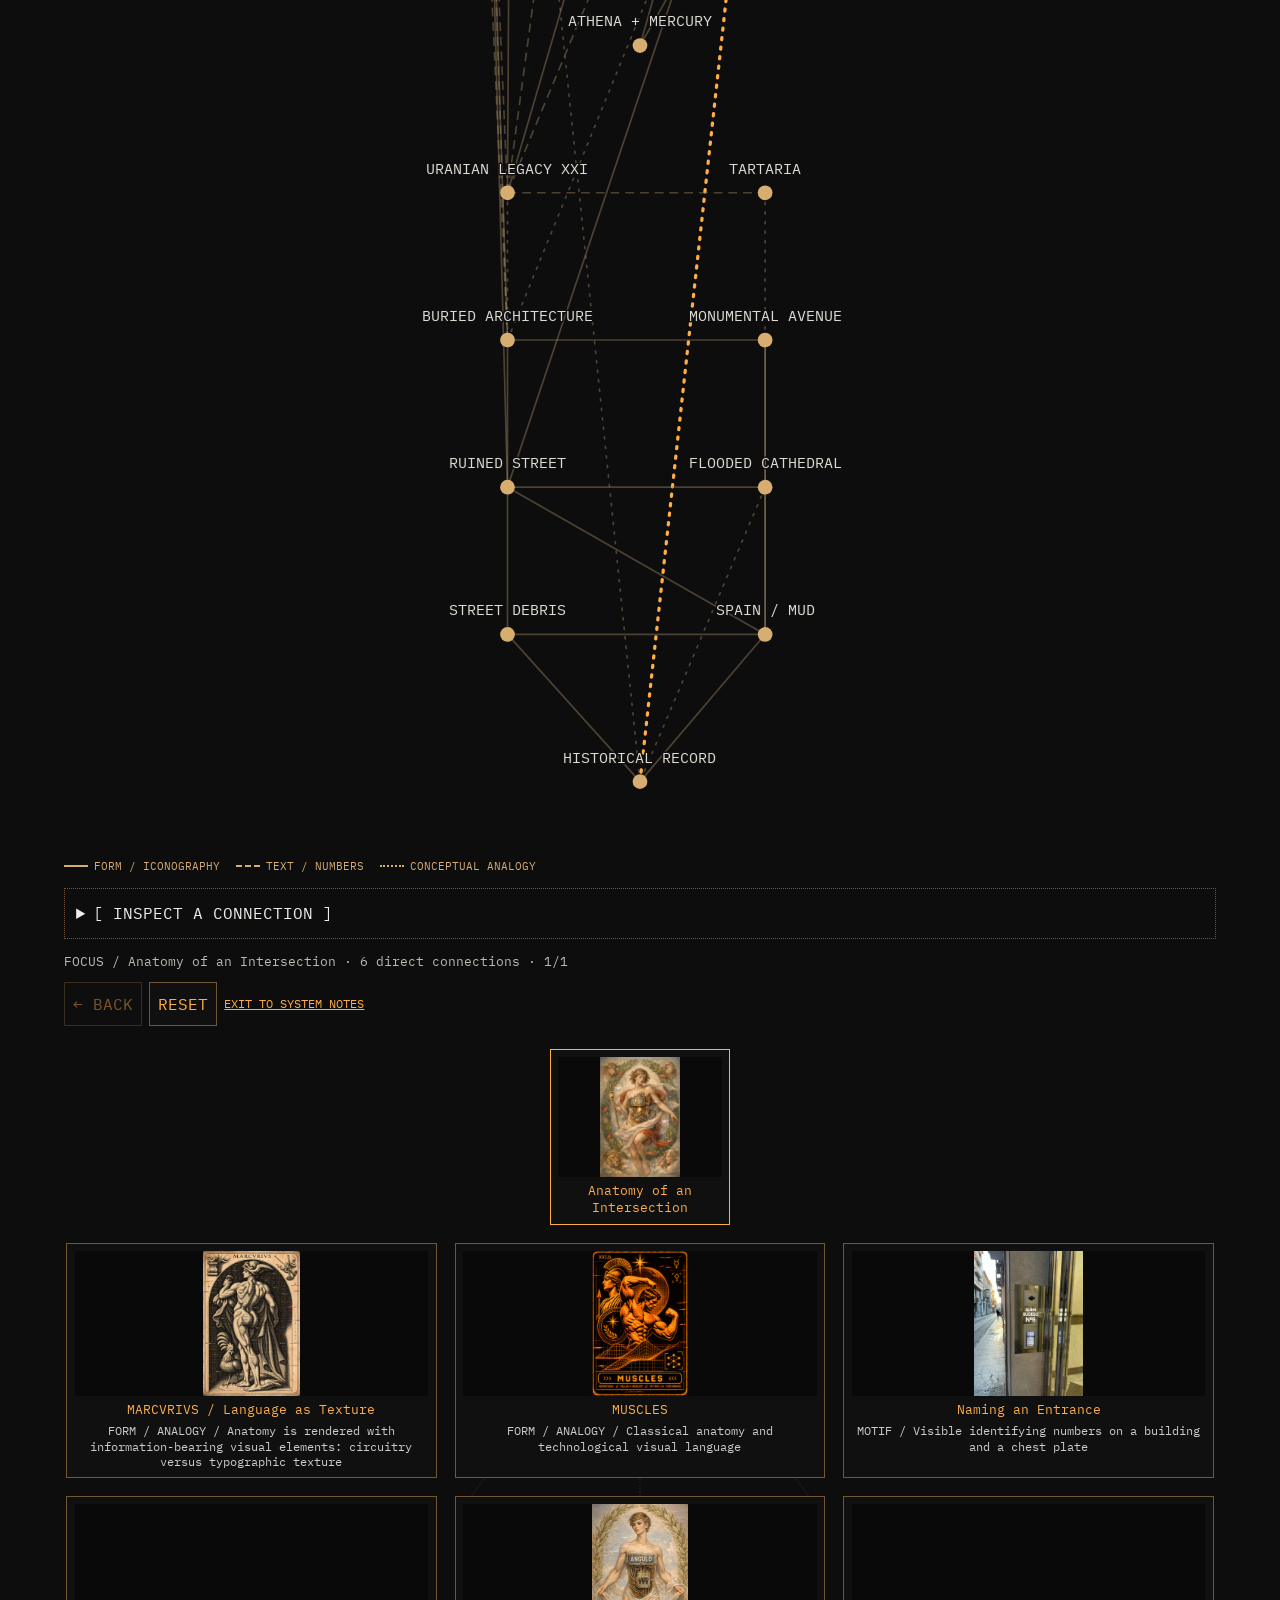
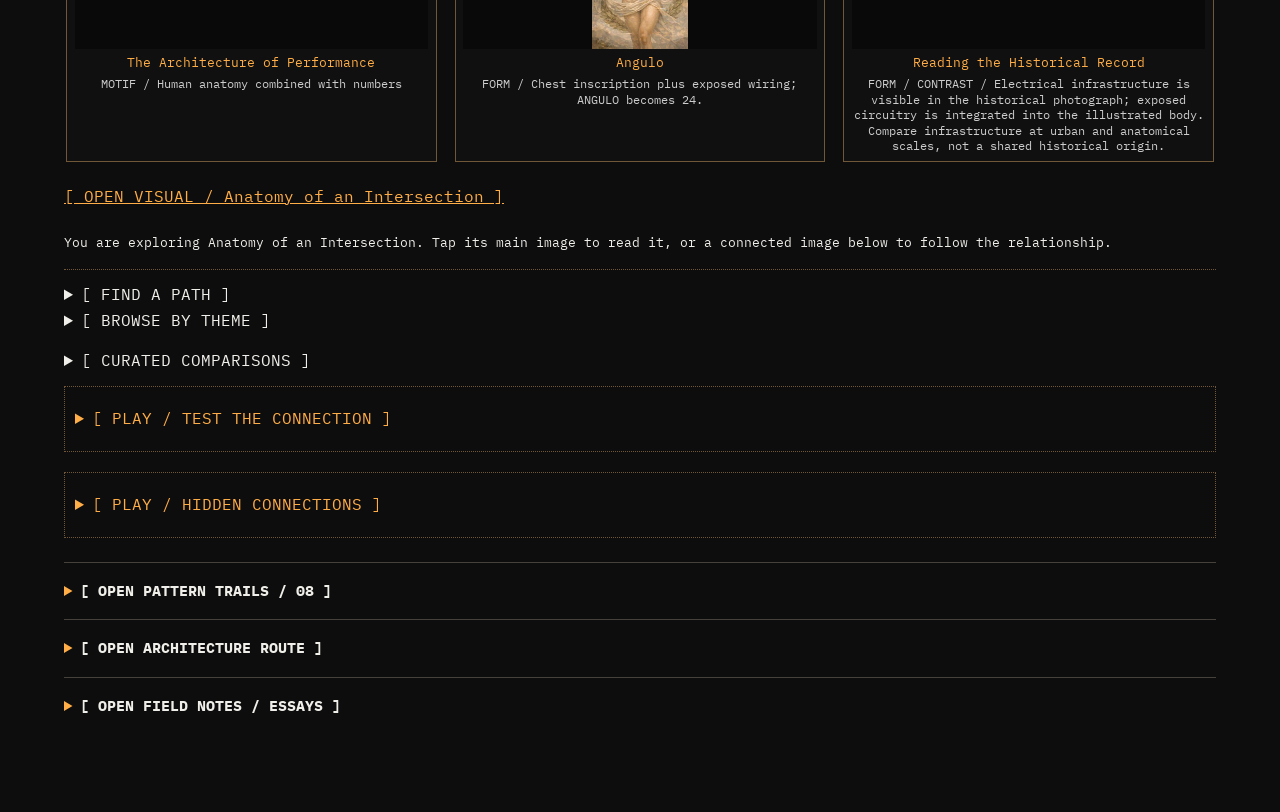
<file: system-notes-crt-preview.html>
<!doctype html>
<html lang="en-GB"><head><meta charset="utf-8"><meta name="viewport" content="width=device-width, initial-scale=1"><title>System Notes</title><link rel="canonical" href="system-notes.html"><script>
const destination=new URL("system-notes.html",location.href);
destination.search=location.search;
if(location.hash){destination.hash=location.hash;}
location.replace(destination.href);
</script></head><body><p>This preview has been superseded by the current System Notes reader. <a href="system-notes.html">Open System Notes</a>.</p></body></html>
</file>
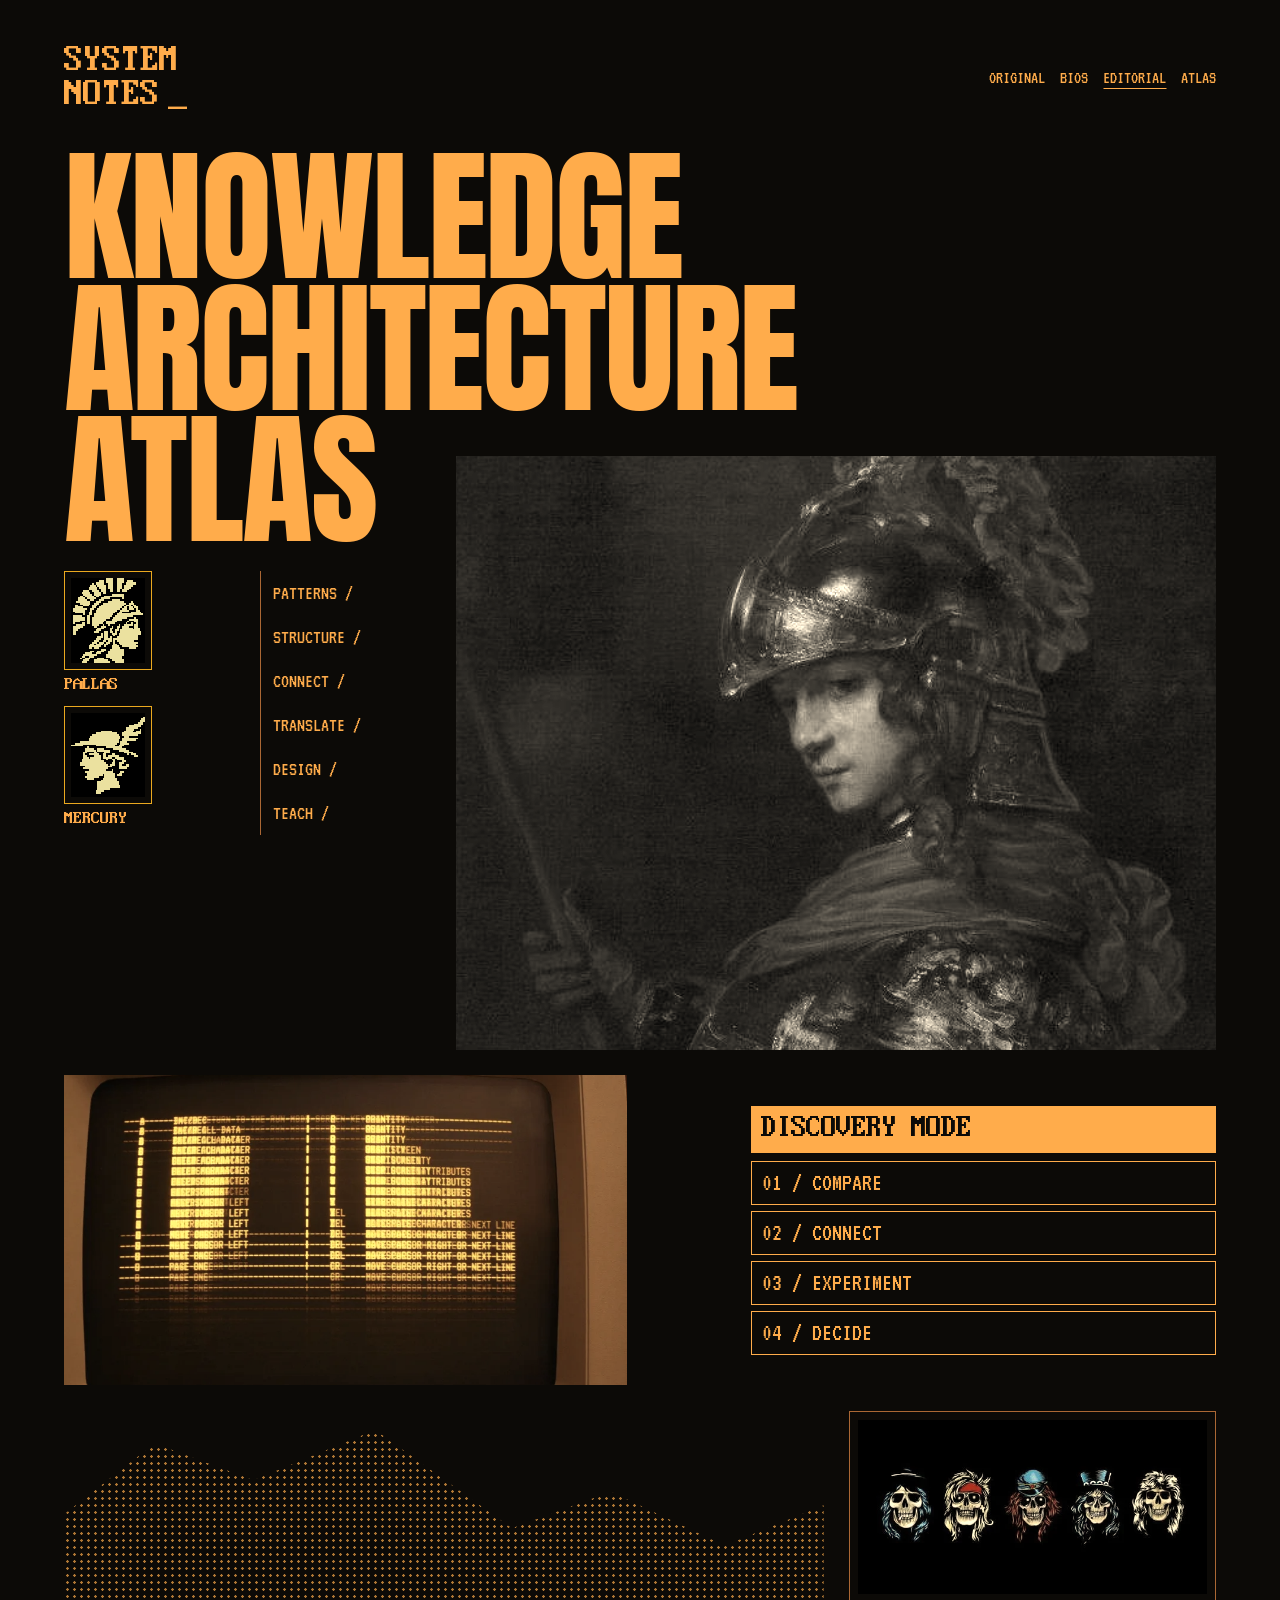
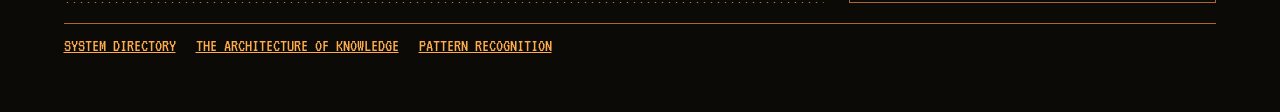
<file: system-notes-editorial.html>
<!doctype html>
<html lang="en-GB">
<head>
<meta charset="utf-8">
<meta name="viewport" content="width=device-width, initial-scale=1">
<title>System Notes / EDITORIAL | Matilde Rodríguez</title>
<link rel="icon" href="favicon.svg">
<link rel="stylesheet" href="system-notes-modes/modes.css">
<script src="system-notes-modes/modes.js" defer></script>
</head>
<body class="editorial">
<div class="mode-shell">
<header class="masthead"><a class="wordmark" href="system-notes-editorial.html">SYSTEM<br>NOTES<span aria-hidden="true">_</span></a><nav class="modes" aria-label="Display modes"><a href="system-notes.html">Original</a><a href="system-notes-bios.html">BIOS</a><a href="system-notes-editorial.html" aria-current="page">EDITORIAL</a><a href="system-notes-atlas.html">ATLAS</a></nav></header>
<main id="mode-landing">

<section class="editorial-spread" aria-labelledby="editorial-title">
<h1 id="editorial-title">KNOWLEDGE<br>ARCHITECTURE<br>ATLAS</h1>
<div class="editorial-symbols">
<a data-record="pallas" href="system-notes.html#pallas"><img class="pixel-icon" src="[data-uri]" width="42" height="48" alt=""><span>PALLAS</span></a>
<a data-record="mercury" href="system-notes.html#mercury"><img class="pixel-icon" src="[data-uri]" width="42" height="48" alt=""><span>MERCURY</span></a>
</div>
<div class="editorial-lexicon" aria-label="Editorial index">
<a data-record="patterns" href="system-notes.html#patterns">PATTERNS /</a><a data-record="explanation" href="system-notes.html#explanation">STRUCTURE /</a><a data-record="bridge" href="system-notes.html#bridge">CONNECT /</a><a data-record="technical-writing" href="system-notes.html#technical-writing">TRANSLATE /</a><a data-record="knowledge-design" href="system-notes.html#knowledge-design">DESIGN /</a><a data-record="learning-design" href="system-notes.html#learning-design">TEACH /</a>
</div>
<a class="editorial-portrait" data-record="pallas" href="system-notes.html#pallas"><img src="images/notes/pallas-rembrandt.jpg" alt="Pallas Athena in armour"></a>
<a class="editorial-signal" data-record="clarity" href="system-notes.html#clarity"><img src="images/notes/amber-screen.webp" alt="Original amber terminal screen"></a>
<section class="editorial-discovery" aria-labelledby="editorial-discovery-title">
<h2 id="editorial-discovery-title">DISCOVERY MODE</h2>
<nav aria-label="Discovery activities"><a data-record="invariance-lab" href="system-notes.html#invariance-lab">01 / COMPARE</a><a data-record="pattern-engine" href="system-notes.html#pattern-engine">02 / CONNECT</a><a data-record="code-lab" href="system-notes.html#code-lab">03 / EXPERIMENT</a><a data-record="quick-interactive" href="system-notes.html#quick-interactive">04 / DECIDE</a></nav>
</section>
<div class="signal-field" aria-hidden="true"></div>
<a class="editorial-detail" data-record="patterns" href="system-notes.html#patterns"><img src="images/notes/five-skulls.webp" alt="Five illustrated skulls with varied hairstyles and headwear"></a>
</section>
<nav class="editorial-footer" aria-label="Read System Notes"><a data-record="map" href="system-notes.html#map">SYSTEM DIRECTORY</a><a data-record="architecture" href="system-notes.html#architecture">THE ARCHITECTURE OF KNOWLEDGE</a><a data-record="patterns" href="system-notes.html#patterns">PATTERN RECOGNITION</a></nav>

</main>
<section id="record-reader" aria-label="System Notes reader" hidden>
<div class="reader-bar"><button type="button" id="return-to-mode">[ BACK TO EDITORIAL ]</button><a id="open-original" href="system-notes.html">Open in Original</a></div>
<iframe id="original-reader" title="Original System Notes"></iframe>
</section>
</div>
</body>
</html>
</file>
<file: style.css>
@font-face{
    font-family:"IBM Plex Mono";
    src:url("fonts/IBMPlexMono-Regular.ttf") format("truetype");
    font-weight:400;
    font-style:normal;
    font-display:swap;
}

@font-face{
    font-family:"IBM Plex Mono";
    src:url("fonts/IBMPlexMono-Bold.ttf") format("truetype");
    font-weight:700;
    font-style:normal;
    font-display:swap;
}

*{
    margin:0;
    padding:0;
    box-sizing:border-box;
}

body{
    background:#0a0a0a;
    color:#d8d8d8;
    font-family:"IBM Plex Mono","SF Mono","Cascadia Mono","JetBrains Mono",monospace;
    display:flex;
    justify-content:center;
    align-items:flex-start;
    min-height:100vh;
    padding:35px 20px;
}

.terminal{
    width:100%;
    max-width:1200px;
    background:#101010;
    border:1px solid #303030;
    border-radius:10px;
    overflow:hidden;
    box-shadow:0 25px 60px rgba(0,0,0,.7);
}

header{
    height:42px;
    background:#1b1b1b;
    display:flex;
    align-items:center;
    padding:0 16px;
}

.dots{
    display:flex;
    gap:8px;
}

.dots span{
    width:11px;
    height:11px;
    border-radius:50%;
}

.dots span:nth-child(1){background:#ff5f57;}
.dots span:nth-child(2){background:#febc2e;}
.dots span:nth-child(3){background:#28c840;}

.window-title{
    flex:1;
    text-align:center;
    color:#777;
    font-size:12px;
}

.window-title::after{
    content:"_";
    animation:blink 1s infinite;
}

@keyframes blink{
    50%{
        opacity:0;
    }
}

main{
    padding:55px 70px;
}

.prompt{
    color:#c7923e;
    font-size:14px;
    margin:40px 0 25px;
}

.prompt::after{
    content:"_";
    animation:blink 1s infinite;
}

.hero{
    display:flex;
    align-items:center;
    gap:70px;
    padding-bottom:45px;
}

.ascii{
    color:#c7923e;
    font-family:"IBM Plex Mono","SF Mono",monospace;
    white-space:pre;
    font-size:20px;
    line-height:26px;
    font-weight:400;
}

.ascii-art{
    display:block;
    width:25ch;
    transform:scaleX(1.25);
    transform-origin:left center;
    text-shadow:0.5px 0 0 currentColor,-0.5px 0 0 currentColor;
}

.ascii-name{
    display:block;
    color:#c7923e;
    font-size:20px;
    font-weight:700;
    letter-spacing:5px;
    line-height:1.1;
    margin-top:0px;
}

.hero-content{
    flex:1;
}

.roles{
    color:#c7923e;
    font-size:15px;
    line-height:1.8;
}

.hero-description{
    font-size:14px;
    line-height:1.8;
    max-width:600px;
    margin-top:25px;
    margin-bottom:30px;
}

.buttons{
    display:flex;
    flex-direction:row;
    gap:20px;
    flex-wrap:nowrap;
}

.button{
    display:inline-block;
    padding:12px 24px;
    border:1px solid #c7923e;
    color:#c7923e;
    text-decoration:none;
    font-family:"IBM Plex Mono",monospace;
    font-size:13px;
    text-transform:uppercase;
}

.button:hover{
    background:#c7923e;
    color:#111;
}

.terminal-box{
    font-family:"IBM Plex Mono","SF Mono",monospace;
    color:#d8d8d8;
    font-size:14px;
    line-height:1.5;
    margin-bottom:30px;

    border:1px solid #c7923e;
    padding:8px 12px;

    display:flex;
    flex-direction:column;
    gap:4px;
}

.terminal-box h2{
    color:#c7923e;
    font-size:14px;
    font-weight:600;
    margin:0;
}

.contact-box{
    width:fit-content;
}

.iam-box{
    width:100%;
    max-width:650px;
}

.box-content{
    padding:0;
    white-space:pre-wrap;
}

.contact-box .box-content{
    line-height:1.5;
}
.contact-box a{
    color:#d8d8d8;
    text-decoration:none;
}

.contact-box a:visited{
    color:#d8d8d8;
}

.contact-box a:hover{
    color:#c7923e;
}

.contact-box a:active{
    color:#c7923e;
}

.iam-box .box-content{
    line-height:1.6;

}

.line{
    height:1px;
    background:#303030;
    margin:45px 0;

}
@media(max-width:850px){
    body{
        padding:15px;
    }

    main{
        padding:35px 25px;
    }

    .hero{

        flex-direction:column;
        align-items:flex-start;
        gap:35px;

    }

    .ascii{
        font-size:10px;
        line-height:13px;
    }

    .ascii-name{
        font-size:16px;
        letter-spacing:4px;
    }

    .roles{
        font-size:13px;
    }

    .hero-description{
        font-size:13px;
    }

    .buttons{
        flex-direction:column;
        align-items:flex-start;
    }

    .button{
        width:100%;
        text-align:center;
    }

    .terminal-box{
        font-size:12px;
    }

    .contact-box{
        width:fit-content;
        max-width:100%;
    }

    .iam-box{
        width:100%;
    }

}
#boot{
    position:fixed;
    inset:0;
    z-index:9999;

    background:#0a0a0a;
    color:#c7923e;

    font-family:"IBM Plex Mono","SF Mono","Cascadia Mono","JetBrains Mono",monospace;
    font-size:14px;
    line-height:1.8;

    padding:60px;

    display:flex;
    flex-direction:column;
    justify-content:center;

    white-space:pre-wrap;
}

#boot::after{
    content:"_";
    animation:blink 1s infinite;
}

#boot.boot-hidden{
    opacity:0;
    pointer-events:none;
    transition:opacity .6s ease;
}

@media(max-width:850px){

    #boot{
        padding:30px 25px;
        font-size:12px;
    }

}
</file>
<file: system-notes-modes/modes.css>
@font-face{font-family:RetroBIOS;src:url(../fonts/retro-bios.ttf) format("truetype");font-display:swap}
@font-face{font-family:RetroVGA;src:url(../fonts/retro-vga.ttf) format("truetype");font-display:swap}
@font-face{font-family:RetroCRT;src:url(../fonts/retro-crt.ttf) format("truetype");font-display:swap}
@font-face{font-family:Anton;src:url(Anton-Regular.ttf) format("truetype");font-display:swap}
@font-face{font-family:Plex;src:url(../IBMPlexMono-Regular.ttf) format("truetype");font-display:swap}
:root{color-scheme:dark;--black:#0c0a07;--amber:#ffac4b;--light:#f0d3aa;--line:#aa6734}
*{box-sizing:border-box}
body{margin:0;background:var(--black);color:var(--amber);font:16px/1.5 Plex,monospace}
[hidden]{display:none!important}
h1,h2,h3,p,figure{margin:0}
a{color:inherit}
img{display:block;max-width:100%;height:auto}
button{color:inherit;font:inherit}
a:focus-visible,button:focus-visible,summary:focus-visible{outline:2px solid currentColor;outline-offset:4px}
.mode-shell{width:min(100%,1380px);margin:auto;padding:clamp(14px,3.4vw,48px)}
.masthead{display:flex;flex-wrap:wrap;align-items:center;justify-content:space-between;gap:10px 20px;margin-bottom:clamp(14px,3.4vw,38px)}
.wordmark{font:clamp(23px,3vw,40px)/.91 RetroVGA,monospace;text-decoration:none;white-space:nowrap}
.wordmark span{margin-left:.25em}
.modes{display:flex;flex-wrap:wrap;gap:0 15px;font:18px/1 RetroCRT,monospace}
.modes a{display:grid;place-items:center;min-height:44px;text-transform:uppercase;text-decoration:none}
.modes [aria-current],.modes a:hover{text-decoration:underline;text-underline-offset:5px}
.pixel-icon{image-rendering:pixelated;filter:sepia(1) saturate(6)}
.reader-bar{display:flex;flex-wrap:wrap;gap:4px 20px;align-items:center;justify-content:space-between;border-block:1px solid var(--line);margin-bottom:12px}
.reader-bar a,.reader-bar button{display:inline-flex;align-items:center;min-height:44px;font:16px Plex,monospace}
.reader-bar button{background:none;border:0;cursor:pointer;padding:0}
#original-reader{width:100%;height:73vh;height:73dvh;min-height:360px;display:block;border:1px solid var(--line);background:#0d0d0d}
body:has(#record-reader:not([hidden])) .mode-shell{max-width:1480px}

/* BIOS: pane pairs on desktop, compact browser and preview on phones. */
.bios{--black:#050402;--amber:#ffc254;--light:#ffce72;background:var(--black);font-family:RetroBIOS,monospace;font-size:clamp(13px,2vw,22px);line-height:1.12}
.bios .mode-shell{max-width:1210px;padding:clamp(10px,2.4vw,30px)}
.bios .masthead{margin-bottom:12px}
.bios .modes{font:18px/1 RetroCRT,monospace}
.bios-title{font:inherit;font-size:1.35em;letter-spacing:.05em}
.bios-menu,.bios-command{display:flex;flex-wrap:wrap;gap:0 12px;padding:2px 10px;border:2px solid currentColor}
.bios-menu button,.bios-command button,.bios-command a{min-height:44px;background:none;border:0;padding:4px 6px;cursor:pointer;text-decoration:none;display:inline-flex;align-items:center;gap:6px}
.bios button:hover,.bios-command a:hover{background:var(--amber);color:var(--black)}
.bios-workspace{display:grid;grid-template-columns:repeat(12,minmax(0,1fr));gap:12px;margin:16px 0}
.bios-panel{border:2px solid var(--amber);min-width:0}
.bios-dirs,.bios-files{grid-column:span 6}
.bios-index{grid-column:span 4}
.bios-preview{grid-column:span 8}
.bios-panel h2,.bios-columns{font:inherit;padding:7px 10px;border-bottom:2px solid var(--amber);overflow-wrap:anywhere}
.bios-columns,.bios-list button{display:flex;align-items:center;justify-content:space-between;gap:5px}
.bios-list{padding:6px}
.bios-list button{width:100%;min-height:44px;background:none;border:0;text-align:left;padding:5px 6px;cursor:pointer}
.bios-list button span:first-child{overflow-wrap:anywhere;min-width:0}
.bios-list button[aria-pressed=true]{background:var(--amber);color:var(--black)}
.bios-preview-body{display:flex;align-items:center;gap:clamp(12px,4vw,48px);padding:clamp(12px,3vw,36px);min-height:160px}
.bios-preview-body .pixel-icon{width:clamp(42px,11vw,126px);height:auto;flex:none}
.bios-preview-body h3{font:inherit;text-transform:uppercase;padding-bottom:6px;border-bottom:1px solid}
.bios-preview-body p{font:clamp(.875rem,2.2vw,1.05rem)/1.5 Plex,monospace;margin-top:12px}
.bios-command{border-width:2px 0}
.bios kbd{font:inherit;background:var(--amber);color:var(--black);padding:4px}
.bios dialog{border:2px solid var(--amber);background:var(--black);color:var(--amber);max-width:min(540px,90vw);padding:20px}
.bios dialog p{margin:14px 0;font:16px/1.5 Plex,monospace}
.bios dialog button{min-height:44px;background:none;border:1px solid;cursor:pointer}

/* Editorial: oversized type, a cut-in portrait and a lower discovery panel. */
.editorial .mode-shell{max-width:1240px}
.editorial-spread{display:grid;grid-template-columns:repeat(12,minmax(0,1fr));gap:clamp(10px,2vw,26px);align-items:start}
.editorial h1{grid-column:1/10;grid-row:1;z-index:1;justify-self:start;font:clamp(3.2rem,11.4vw,10.5rem)/.9 Anton,sans-serif;letter-spacing:-.015em}
.editorial-symbols{grid-column:1/3;grid-row:2;display:grid;gap:12px}
.editorial-symbols a{min-height:44px;width:max-content;max-width:100%;text-decoration:none;font:18px/1 RetroVGA,monospace}
.editorial-symbols .pixel-icon{width:clamp(46px,8vw,88px);height:auto;border:1px solid;padding:6px;margin-bottom:6px;filter:sepia(1) saturate(6) hue-rotate(-22deg) brightness(.92)}
.editorial-lexicon{grid-column:3/5;grid-row:2;border-left:1px solid var(--line);padding-left:12px;display:grid}
.editorial-lexicon a{font:clamp(13px,1.6vw,20px)/1 RetroCRT,monospace;display:flex;align-items:center;min-height:44px;text-decoration:none}
.editorial-portrait{grid-column:5/13;grid-row:2;margin-top:clamp(-130px,-9vw,-48px);overflow:hidden}
.editorial-portrait img{width:100%;aspect-ratio:1.28;object-fit:cover;object-position:55% 30%;transform:scale(1.19);transform-origin:50% 34%;filter:grayscale(1) sepia(.44) brightness(1.27)}
.editorial-signal{grid-column:1/7;grid-row:3;align-self:stretch}
.editorial-signal img{width:100%;height:100%;max-height:310px;object-fit:cover;object-position:center;filter:sepia(.3)}
.editorial-discovery{grid-column:8/13;grid-row:3;align-self:center}
.editorial-discovery h2,.atlas-discovery h2{font:clamp(18px,2.4vw,31px)/1 RetroVGA,monospace;background:var(--amber);color:var(--black);padding:8px 10px;margin-bottom:8px}
.editorial-discovery nav,.atlas-discovery nav,.atlas-index{display:grid;gap:6px}
.editorial-discovery a,.atlas-discovery a,.atlas-index a{display:flex;align-items:center;min-height:44px;border:1px solid;padding:5px 10px;text-decoration:none;font:clamp(17px,2vw,25px)/1 RetroCRT,monospace}
.editorial-discovery a:hover,.atlas-index a:hover,.atlas-discovery a:hover{background:var(--amber);color:var(--black)}
.signal-field{background:radial-gradient(circle,var(--amber) 1px,transparent 1.5px) 0 0/7px 7px;clip-path:polygon(0 54%,12% 17%,25% 36%,41% 10%,59% 61%,72% 42%,87% 70%,100% 49%,100% 100%,0 100%);min-height:130px;opacity:.68}
.editorial .signal-field{grid-column:1/9;grid-row:4;align-self:stretch}
.editorial-detail{grid-column:9/13;grid-row:4;border:1px solid var(--line);padding:8px}
.editorial-detail img{width:100%;aspect-ratio:2;object-fit:cover;filter:sepia(.4)}
.editorial-footer{display:flex;gap:4px 20px;flex-wrap:wrap;margin-top:20px;border-top:1px solid var(--line)}
.editorial-symbols a:hover,.editorial-lexicon a:hover,.atlas-heading nav a:hover{text-decoration:underline;text-underline-offset:3px}
.editorial-footer a{display:grid;place-items:center;min-height:44px;font:18px RetroCRT,monospace}

/* Atlas: equal sightlines for the three records; index framed by instrument graphics. */
.atlas .masthead{border-bottom:1px solid var(--line);padding-bottom:13px;margin-bottom:20px}
.atlas-heading{display:flex;justify-content:space-between;align-items:start;gap:18px;margin-bottom:18px}
.atlas-heading h1{font:clamp(2rem,6.2vw,6.3rem)/.9 RetroVGA,monospace;letter-spacing:-.05em}
.atlas-heading nav{display:grid;flex:none}
.atlas-heading nav a{font:18px/1.15 RetroCRT,monospace;min-height:28px;text-decoration:none}
.historical-triptych{display:grid;grid-template-columns:repeat(3,minmax(0,1fr));gap:clamp(7px,1.8vw,24px)}
.historical-triptych figure{min-width:0;border:1px solid var(--line);display:flex;flex-direction:column}
.artwork-frame{display:grid;place-items:center;aspect-ratio:.75;background:#17110a}
.artwork-frame img{width:100%;height:100%;object-fit:contain;min-height:0}
.historical-triptych figcaption{border-top:1px solid var(--line);flex:1}
.historical-triptych figcaption a{height:100%;display:flex;gap:9px;align-items:center;justify-content:center;min-height:55px;padding:8px;text-decoration:none}
.historical-triptych figcaption a:hover{text-decoration:underline;text-underline-offset:3px}
.historical-triptych .pixel-icon{width:clamp(18px,4vw,52px);height:auto;flex:none}
.historical-triptych strong,.historical-triptych small{display:block}
.historical-triptych strong{font:clamp(17px,3.1vw,38px)/1 RetroVGA,monospace;overflow-wrap:anywhere}
.historical-triptych small{font:clamp(16px,1.5vw,20px)/1.05 RetroCRT,monospace;color:var(--light);margin-top:4px}
.alliance figcaption{background:var(--amber);color:var(--black);text-align:center}
.alliance figcaption small{color:inherit}
.atlas-console{display:grid;grid-template-columns:minmax(90px,.7fr) minmax(0,1.15fr) minmax(0,1.3fr);gap:clamp(12px,3vw,35px);align-items:stretch;margin:clamp(20px,5vw,48px) 0}
.armillary{align-self:center;position:relative;border:1px solid var(--line);aspect-ratio:1;display:grid;place-items:center}
.armillary i,.armillary b,.armillary em{position:absolute;border:1px solid var(--amber);border-radius:50%;inset:10%}
.armillary b{inset:10% 31%;transform:rotate(23deg)}
.armillary em{inset:32% 9%;transform:rotate(-26deg)}
.armillary::after{content:"";position:absolute;inset:42% 9%;border:1px solid var(--line);border-radius:50%;transform:rotate(-26deg)}
.atlas-console .signal-field{align-self:stretch}
.atlas-index a:first-child{background:var(--amber);color:var(--black)}
.atlas-reading{display:grid;grid-template-columns:minmax(0,.65fr) minmax(0,1.35fr);gap:20px 34px;align-items:start;border-top:1px solid var(--line);padding:24px 0;color:var(--light);scroll-margin-top:12px}
.atlas-reading h2{font:clamp(24px,3.2vw,42px)/1 RetroVGA,monospace;color:var(--amber)}
.atlas-reading header p{font:16px RetroCRT,monospace;margin-bottom:5px}
.atlas-reading nav{margin:8px 0}
.atlas-reading a{color:var(--amber);display:inline-block;padding-block:7px}
.atlas-reading summary{min-height:44px;padding:9px 0;cursor:pointer;color:var(--amber)}
.atlas-reading details p{margin:0 0 7px}
.comparative-pair{display:grid;grid-template-columns:repeat(2,minmax(0,1fr));gap:12px}
.comparative-pair img{width:100%;height:clamp(125px,27vw,260px);object-fit:contain;object-position:left}
.comparative-pair figcaption{font-size:.875rem}
.atlas-discovery{max-width:650px}
.atlas-discovery nav{grid-template-columns:repeat(2,minmax(0,1fr))}

@media(max-width:680px){
    .bios .masthead{gap:4px 14px}
    .bios .modes{font-size:17px}
    .bios-dirs .bios-list button,.bios-dirs h2,.bios-files h2{font:19px/1 RetroCRT,monospace}
    .bios-dirs .bios-list button span:first-child{overflow-wrap:normal}
    .bios-menu button,.bios-command button,.bios-command a{font:17px/1 RetroCRT,monospace}
    .bios-menu,.bios-command{gap:0 2px;padding-inline:3px}
    .bios-menu button,.bios-command button,.bios-command a{padding-inline:4px}
    .bios-workspace{gap:7px;margin:10px 0}
    .bios-dirs{grid-column:span 5}
    .bios-files{grid-column:span 7}
    .bios-preview{grid-column:1/-1;grid-row:2}
    .bios-index{grid-column:1/-1}
    .bios-index .bios-list{display:flex;flex-wrap:wrap}
    .bios-index button{width:auto}
    .bios .bios-columns span:last-child,.bios-list button span:nth-child(2){display:none}
    .bios-list{padding:3px}
    .bios-list button{min-height:44px}
    .bios-panel h2,.bios-columns{padding:6px}
    .bios-preview-body{min-height:105px}
    .editorial h1{font-size:clamp(2.6rem,13vw,5rem);grid-column:1/-1}
    .editorial-spread{gap:10px}
    .editorial-portrait{grid-column:4/13;margin-top:0}
    .editorial-symbols{grid-column:1/4;gap:8px}
    .editorial-symbols a{font-size:14px}
    .editorial-symbols .pixel-icon{width:clamp(40px,12vw,62px)}
    .editorial-lexicon{grid-column:1/-1;grid-row:3;grid-template-columns:repeat(3,minmax(0,1fr));border:0;padding:0;gap:0 8px}
    .editorial-signal{grid-column:1/6;grid-row:4;align-self:stretch}
    .editorial-discovery{grid-column:6/13;grid-row:4}
    .editorial .signal-field,.editorial-detail{grid-row:5}
    .editorial .signal-field{min-height:75px}
    .atlas-heading nav{display:none}
    .atlas-console{grid-template-columns:minmax(52px,.45fr) minmax(0,1.55fr)}
    .atlas-console .signal-field{display:none}
    .historical-triptych figcaption a{min-height:66px;padding:4px;gap:2px;flex-direction:column;text-align:center}
    .historical-triptych strong{font-size:clamp(13px,4.1vw,24px)}
    .historical-triptych .pixel-icon{width:22px}
    .atlas-reading{grid-template-columns:1fr;gap:8px}
}
@media(max-width:370px){
    .modes{gap:0 11px}
    .bios{font-size:12px}
    .bios-list button{padding-inline:3px}
    .editorial-discovery h2{font-size:15px}
    .editorial-discovery a{font-size:16px;padding-inline:5px}
}

/* BIOS: file names are real links; keyboard focus still previews the record. */
.bios-list a[data-item]{display:flex;align-items:center;justify-content:space-between;gap:5px;width:100%;min-height:44px;text-decoration:none;padding:5px 6px;cursor:pointer}
.bios-list a[data-item] span:first-child{min-width:0;overflow-wrap:anywhere}
.bios-list a[data-item][aria-current=true],.bios-list a[data-item]:hover{background:var(--amber);color:var(--black)}
.bios-open-hint{padding:0 12px 12px;font:14px/1.3 Plex,monospace}
/* Align the entire Mercury print to the upper frame edge without cropping it. */
.atlas .mercurius-artwork .artwork-frame{background:#e8e0cb;align-items:start;overflow:hidden}
.atlas .mercurius-artwork .artwork-frame img{object-position:center top}
@media(max-width:600px){.bios-list a[data-item] span:nth-child(2){display:none}.bios-list a[data-item]{padding-inline:3px}}
</file>
